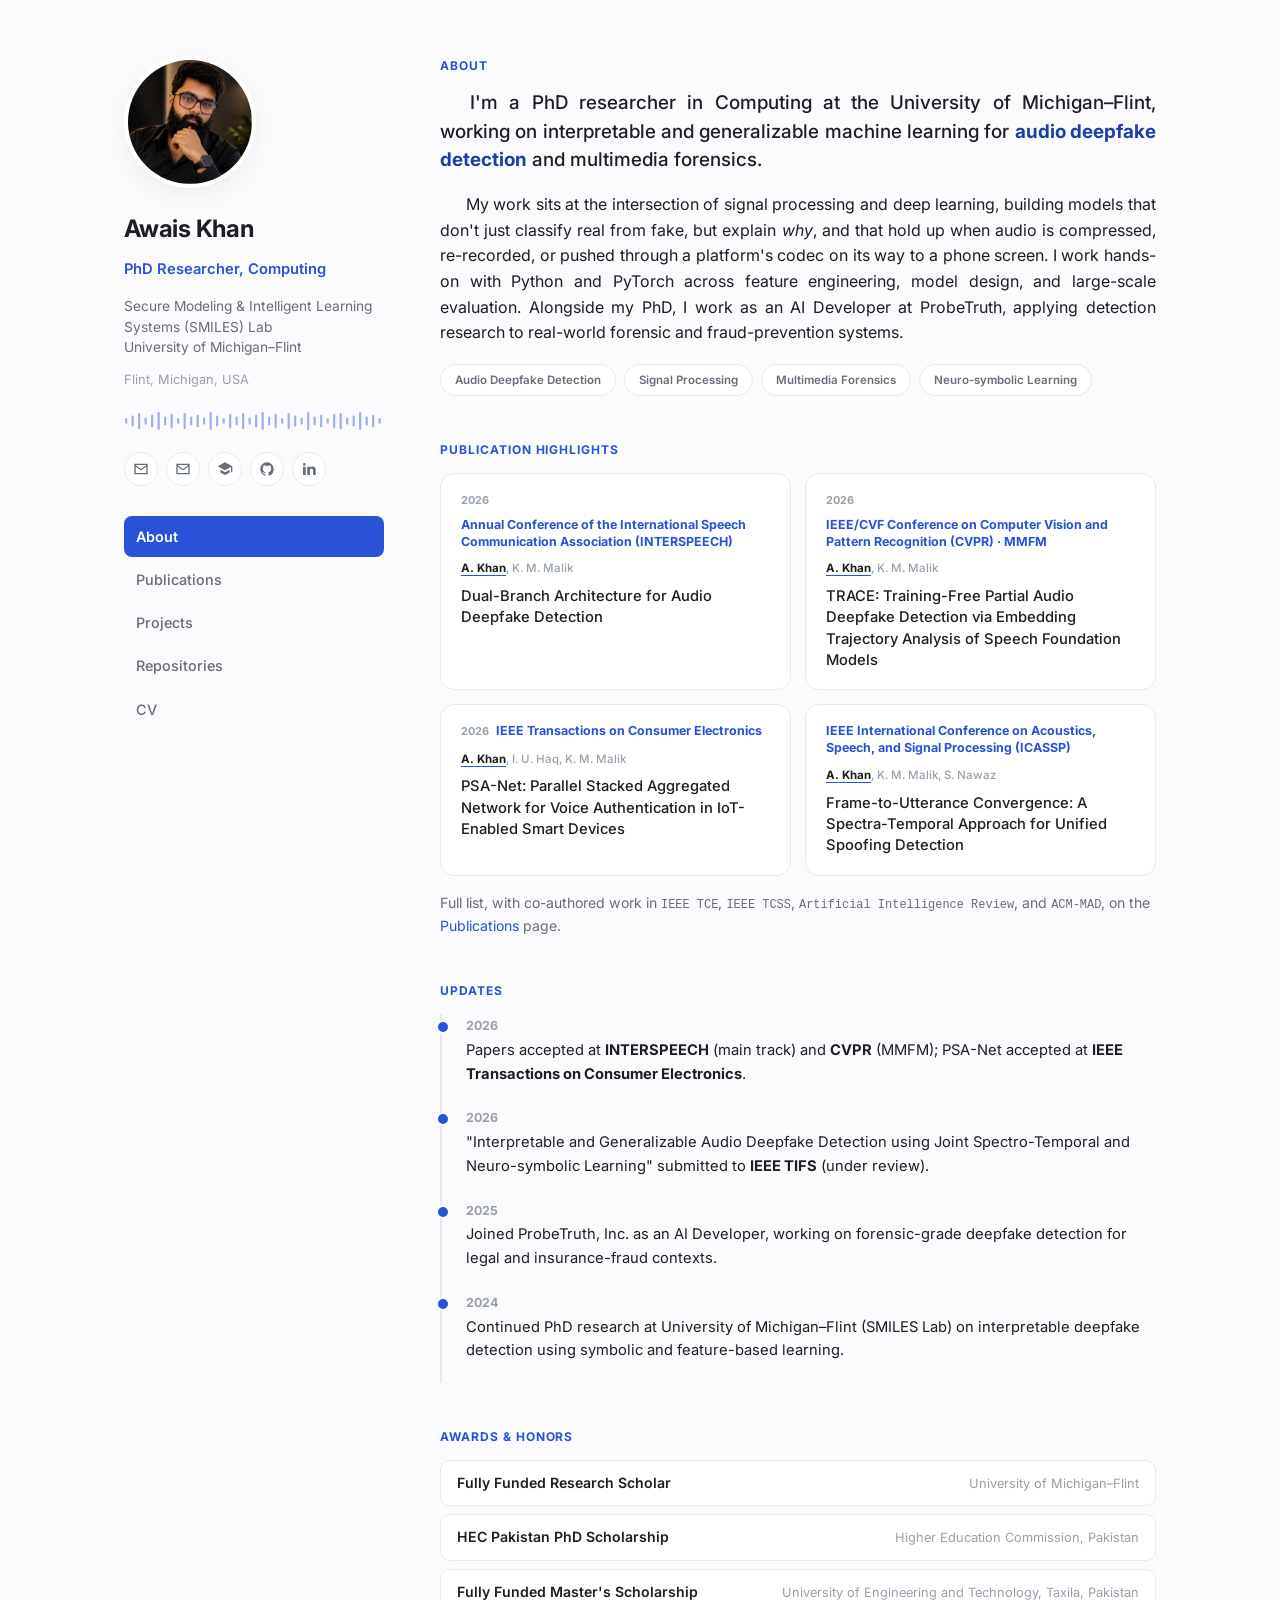
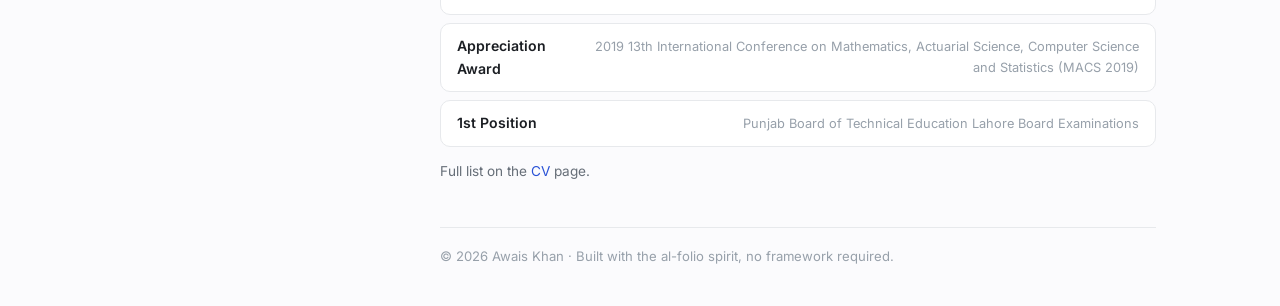
<file: index.html>
<!DOCTYPE html>
<html lang="en">
<head>
<meta charset="UTF-8">
<meta name="viewport" content="width=device-width, initial-scale=1.0">
<title>Awais Khan · About</title>
<meta name="description" content="Awais Khan: PhD researcher in audio deepfake detection, signal processing, and trustworthy AI at the University of Michigan-Flint.">
<link rel="preconnect" href="https://fonts.googleapis.com">
<link rel="preconnect" href="https://fonts.gstatic.com" crossorigin>
<link rel="stylesheet" href="https://fonts.googleapis.com/css2?family=Inter:wght@400;500;600;700&display=swap">
<link rel="stylesheet" href="assets/css/style.css">
<link rel="icon" href="data:,">
</head>
<body>
<div class="shell">

  <aside class="sidebar">
    <img class="avatar" src="assets/img/profile.jpg" alt="Portrait of Awais Khan">
    <h1>Awais Khan</h1>
    <div class="role">PhD Researcher, Computing</div>
    <div class="affil">
      Secure Modeling &amp; Intelligent Learning<br>
      Systems (SMILES) Lab<br>
      University of Michigan–Flint
    </div>
    <div class="loc">Flint, Michigan, USA</div>

    <svg class="waveform" viewBox="0 0 240 20" preserveAspectRatio="none" aria-hidden="true">
      <g stroke="currentColor" stroke-width="2" stroke-linecap="round">
        <line x1="2" y1="8" x2="2" y2="12"/><line x1="8" y1="5" x2="8" y2="15"/>
        <line x1="14" y1="2" x2="14" y2="18"/><line x1="20" y1="7" x2="20" y2="13"/>
        <line x1="26" y1="4" x2="26" y2="16"/><line x1="32" y1="1" x2="32" y2="19"/>
        <line x1="38" y1="6" x2="38" y2="14"/><line x1="44" y1="3" x2="44" y2="17"/>
        <line x1="50" y1="8" x2="50" y2="12"/><line x1="56" y1="2" x2="56" y2="18"/>
        <line x1="62" y1="6" x2="62" y2="14"/><line x1="68" y1="4" x2="68" y2="16"/>
        <line x1="74" y1="7" x2="74" y2="13"/><line x1="80" y1="1" x2="80" y2="19"/>
        <line x1="86" y1="5" x2="86" y2="15"/><line x1="92" y1="8" x2="92" y2="12"/>
        <line x1="98" y1="3" x2="98" y2="17"/><line x1="104" y1="6" x2="104" y2="14"/>
        <line x1="110" y1="2" x2="110" y2="18"/><line x1="116" y1="7" x2="116" y2="13"/>
        <line x1="122" y1="4" x2="122" y2="16"/><line x1="128" y1="1" x2="128" y2="19"/>
        <line x1="134" y1="6" x2="134" y2="14"/><line x1="140" y1="3" x2="140" y2="17"/>
        <line x1="146" y1="8" x2="146" y2="12"/><line x1="152" y1="2" x2="152" y2="18"/>
        <line x1="158" y1="5" x2="158" y2="15"/><line x1="164" y1="7" x2="164" y2="13"/>
        <line x1="170" y1="1" x2="170" y2="19"/><line x1="176" y1="6" x2="176" y2="14"/>
        <line x1="182" y1="4" x2="182" y2="16"/><line x1="188" y1="8" x2="188" y2="12"/>
        <line x1="194" y1="3" x2="194" y2="17"/><line x1="200" y1="2" x2="200" y2="18"/>
        <line x1="206" y1="7" x2="206" y2="13"/><line x1="212" y1="5" x2="212" y2="15"/>
        <line x1="218" y1="1" x2="218" y2="19"/><line x1="224" y1="6" x2="224" y2="14"/>
        <line x1="230" y1="4" x2="230" y2="16"/><line x1="236" y1="8" x2="236" y2="12"/>
      </g>
    </svg>

    <div class="social">
      <a href="mailto:mawais@umich.edu" title="Email (UMich)" aria-label="Email UMich">
        <svg viewBox="0 0 24 24"><path d="M2 4h20v16H2V4zm2 2v.01L12 12l8-5.99V6H4zm16 2.24l-7.4 5.55a1 1 0 0 1-1.2 0L4 8.24V18h16V8.24z"/></svg>
      </a>
      <a href="mailto:mawaiskhan7@gmail.com" title="Email (Gmail)" aria-label="Email Gmail">
        <svg viewBox="0 0 24 24"><path d="M2 4h20v16H2V4zm2 2v.01L12 12l8-5.99V6H4zm16 2.24l-7.4 5.55a1 1 0 0 1-1.2 0L4 8.24V18h16V8.24z"/></svg>
      </a>
      <a href="https://scholar.google.com/citations?user=2UncrfYAAAAJ&hl=en" title="Google Scholar" aria-label="Google Scholar" target="_blank" rel="noopener">
        <svg viewBox="0 0 24 24"><path d="M12 2 1 8l11 6 9-4.91V17h2V8L12 2zM5 13.18v4.06L12 21l7-3.76v-4.06L12 17l-7-3.82z"/></svg>
      </a>
      <a href="https://github.com/AwaisKhan5647" title="GitHub" aria-label="GitHub" target="_blank" rel="noopener">
        <svg viewBox="0 0 24 24"><path d="M12 2C6.48 2 2 6.58 2 12.25c0 4.53 2.87 8.37 6.84 9.73.5.1.68-.22.68-.5 0-.24-.01-.87-.01-1.71-2.78.62-3.37-1.37-3.37-1.37-.46-1.19-1.11-1.51-1.11-1.51-.91-.64.07-.63.07-.63 1 .07 1.53 1.05 1.53 1.05.89 1.56 2.34 1.11 2.91.85.09-.66.35-1.11.63-1.37-2.22-.26-4.56-1.14-4.56-5.07 0-1.12.39-2.03 1.03-2.75-.1-.26-.45-1.31.1-2.73 0 0 .84-.28 2.75 1.05a9.36 9.36 0 0 1 5 0c1.91-1.33 2.75-1.05 2.75-1.05.55 1.42.2 2.47.1 2.73.64.72 1.03 1.63 1.03 2.75 0 3.94-2.34 4.81-4.57 5.06.36.32.68.94.68 1.9 0 1.37-.01 2.47-.01 2.81 0 .28.18.6.69.5A10.26 10.26 0 0 0 22 12.25C22 6.58 17.52 2 12 2z"/></svg>
      </a>
      <a href="https://www.linkedin.com/in/awais-khan-01620a14a/?skipRedirect=true" title="LinkedIn" aria-label="LinkedIn" target="_blank" rel="noopener">
        <svg viewBox="0 0 24 24"><path d="M6.94 5a2 2 0 1 1-4-.02 2 2 0 0 1 4 .02zM7 8.48H3V21h4V8.48zm6.32 0H9.34V21h3.94v-6.57c0-3.66 4.77-3.96 4.77 0V21H22v-7.93c0-6.17-7.06-5.94-8.68-2.91V8.48z"/></svg>
      </a>
    </div>

    <nav class="tabs">
      <a href="index.html" class="active">About</a>
      <a href="publications.html">Publications</a>
      <a href="projects.html">Projects</a>
      <a href="repositories.html">Repositories</a>
      <a href="cv.html">CV</a>
    </nav>
  </aside>

  <main>
    <section>
      <span class="eyebrow">About</span>
      <p class="lede intro bio-text">I'm a PhD researcher in Computing at the University of Michigan–Flint, working on interpretable and generalizable machine learning for <strong>audio deepfake detection</strong> and multimedia forensics.</p>
      <p class="lede bio-text">My work sits at the intersection of signal processing and deep learning, building models that don't just classify real from fake, but explain <em>why</em>, and that hold up when audio is compressed, re-recorded, or pushed through a platform's codec on its way to a phone screen. I work hands-on with Python and PyTorch across feature engineering, model design, and large-scale evaluation. Alongside my PhD, I work as an AI Developer at ProbeTruth, applying detection research to real-world forensic and fraud-prevention systems.</p>
      <div class="focus-tags">
        <span class="tag">Audio Deepfake Detection</span>
        <span class="tag">Signal Processing</span>
        <span class="tag">Multimedia Forensics</span>
        <span class="tag">Neuro-symbolic Learning</span>
      </div>
    </section>

    <section>
      <span class="eyebrow">Publication Highlights</span>
      <div class="venue-grid">
        <div class="venue-card">
          <div class="venue-meta">
            <span class="venue-year">2026</span>
            <span class="venue-name">Annual Conference of the International Speech Communication Association (INTERSPEECH)</span>
          </div>
          <span class="venue-role"><span class="me">A. Khan</span>, K. M. Malik</span>
          <div class="venue-title">Dual-Branch Architecture for Audio Deepfake Detection</div>
        </div>
        <div class="venue-card">
          <div class="venue-meta">
            <span class="venue-year">2026</span>
            <span class="venue-name">IEEE/CVF Conference on Computer Vision and Pattern Recognition (CVPR) · MMFM</span>
          </div>
          <span class="venue-role"><span class="me">A. Khan</span>, K. M. Malik</span>
          <div class="venue-title">TRACE: Training-Free Partial Audio Deepfake Detection via Embedding Trajectory Analysis of Speech Foundation Models</div>
        </div>
        <div class="venue-card">
          <div class="venue-meta">
            <span class="venue-year">2026</span>
            <span class="venue-name">IEEE Transactions on Consumer Electronics</span>
          </div>
          <span class="venue-role"><span class="me">A. Khan</span>, I. U. Haq, K. M. Malik</span>
          <div class="venue-title">PSA-Net: Parallel Stacked Aggregated Network for Voice Authentication in IoT-Enabled Smart Devices</div>
        </div>
        <div class="venue-card">
          <div class="venue-meta">
            <span class="venue-name">IEEE International Conference on Acoustics, Speech, and Signal Processing (ICASSP)</span>
          </div>
          <span class="venue-role"><span class="me">A. Khan</span>, K. M. Malik, S. Nawaz</span>
          <div class="venue-title">Frame-to-Utterance Convergence: A Spectra-Temporal Approach for Unified Spoofing Detection</div>
        </div>
      </div>
      <p class="lede" style="margin-top:16px; font-size:.88rem; color:var(--ink-soft);">Full list, with co-authored work in <span class="mono">IEEE TCE</span>, <span class="mono">IEEE TCSS</span>, <span class="mono">Artificial Intelligence Review</span>, and <span class="mono">ACM-MAD</span>, on the <a href="publications.html">Publications</a> page.</p>
    </section>

    <section>
      <span class="eyebrow">Updates</span>
      <ul class="updates">
        <li>
          <time>2026</time>
          <div>Papers accepted at <strong>INTERSPEECH</strong> (main track) and <strong>CVPR</strong> (MMFM); PSA-Net accepted at <strong>IEEE Transactions on Consumer Electronics</strong>.</div>
        </li>
        <li>
          <time>2026</time>
          <div>"Interpretable and Generalizable Audio Deepfake Detection using Joint Spectro-Temporal and Neuro-symbolic Learning" submitted to <strong>IEEE TIFS</strong> (under review).</div>
        </li>
        <li>
          <time>2025</time>
          <div>Joined ProbeTruth, Inc. as an AI Developer, working on forensic-grade deepfake detection for legal and insurance-fraud contexts.</div>
        </li>
        <li>
          <time>2024</time>
          <div>Continued PhD research at University of Michigan–Flint (SMILES Lab) on interpretable deepfake detection using symbolic and feature-based learning.</div>
        </li>
      </ul>
    </section>

    <section>
      <span class="eyebrow">Awards &amp; Honors</span>
      <ul class="awards-list">
        <li><span class="award-name">Fully Funded Research Scholar</span> <span class="award-org">University of Michigan–Flint</span></li>
        <li><span class="award-name">HEC Pakistan PhD Scholarship</span> <span class="award-org">Higher Education Commission, Pakistan</span></li>
        <li><span class="award-name">Fully Funded Master's Scholarship</span> <span class="award-org">University of Engineering and Technology, Taxila, Pakistan</span></li>
        <li><span class="award-name">Appreciation Award</span> <span class="award-org">2019 13th International Conference on Mathematics, Actuarial Science, Computer Science and Statistics (MACS 2019)</span></li>
        <li><span class="award-name">1st Position</span> <span class="award-org">Punjab Board of Technical Education Lahore Board Examinations</span></li>
      </ul>
      <p class="lede" style="margin-top:14px; font-size:.85rem; color:var(--ink-soft);">Full list on the <a href="cv.html">CV</a> page.</p>
    </section>

    <footer>© <span id="year"></span> Awais Khan · Built with the al-folio spirit, no framework required.</footer>
  </main>
</div>
<script>document.getElementById('year').textContent = new Date().getFullYear();</script>
</body>
</html>
</file>
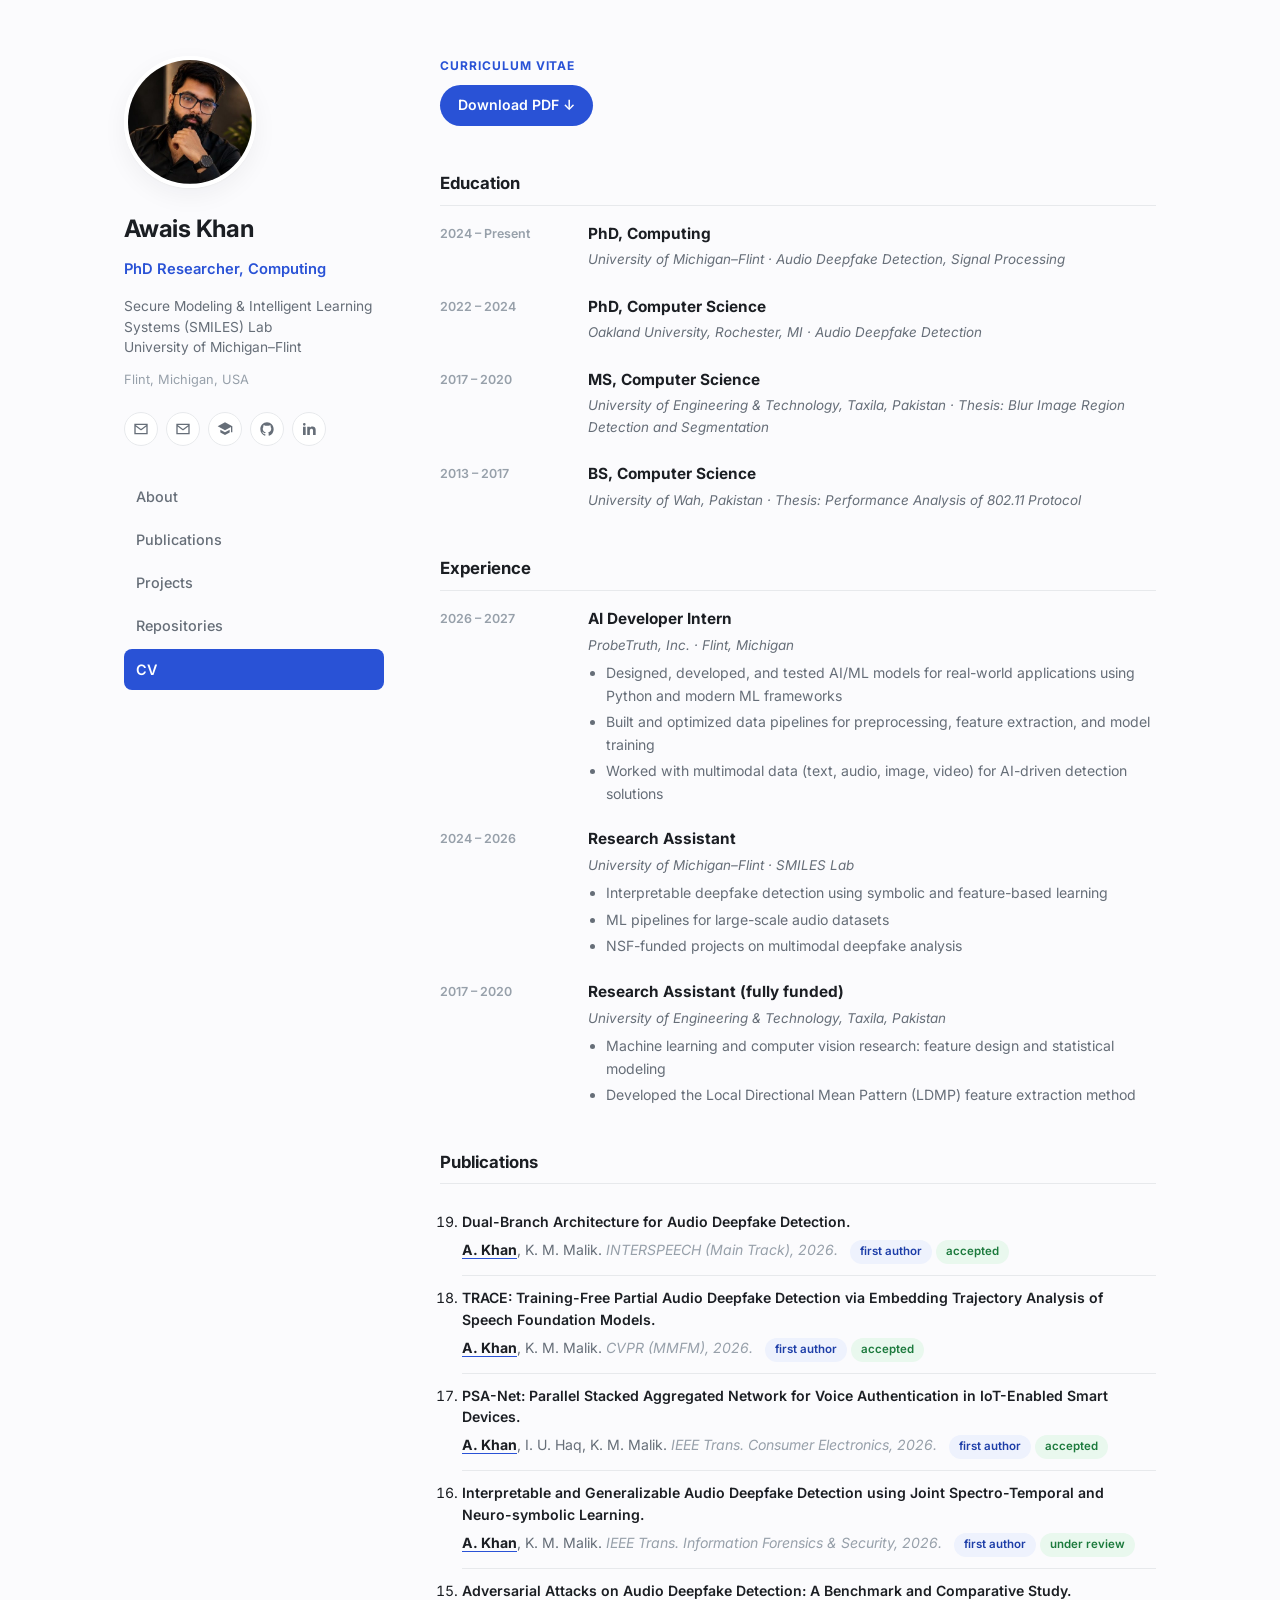
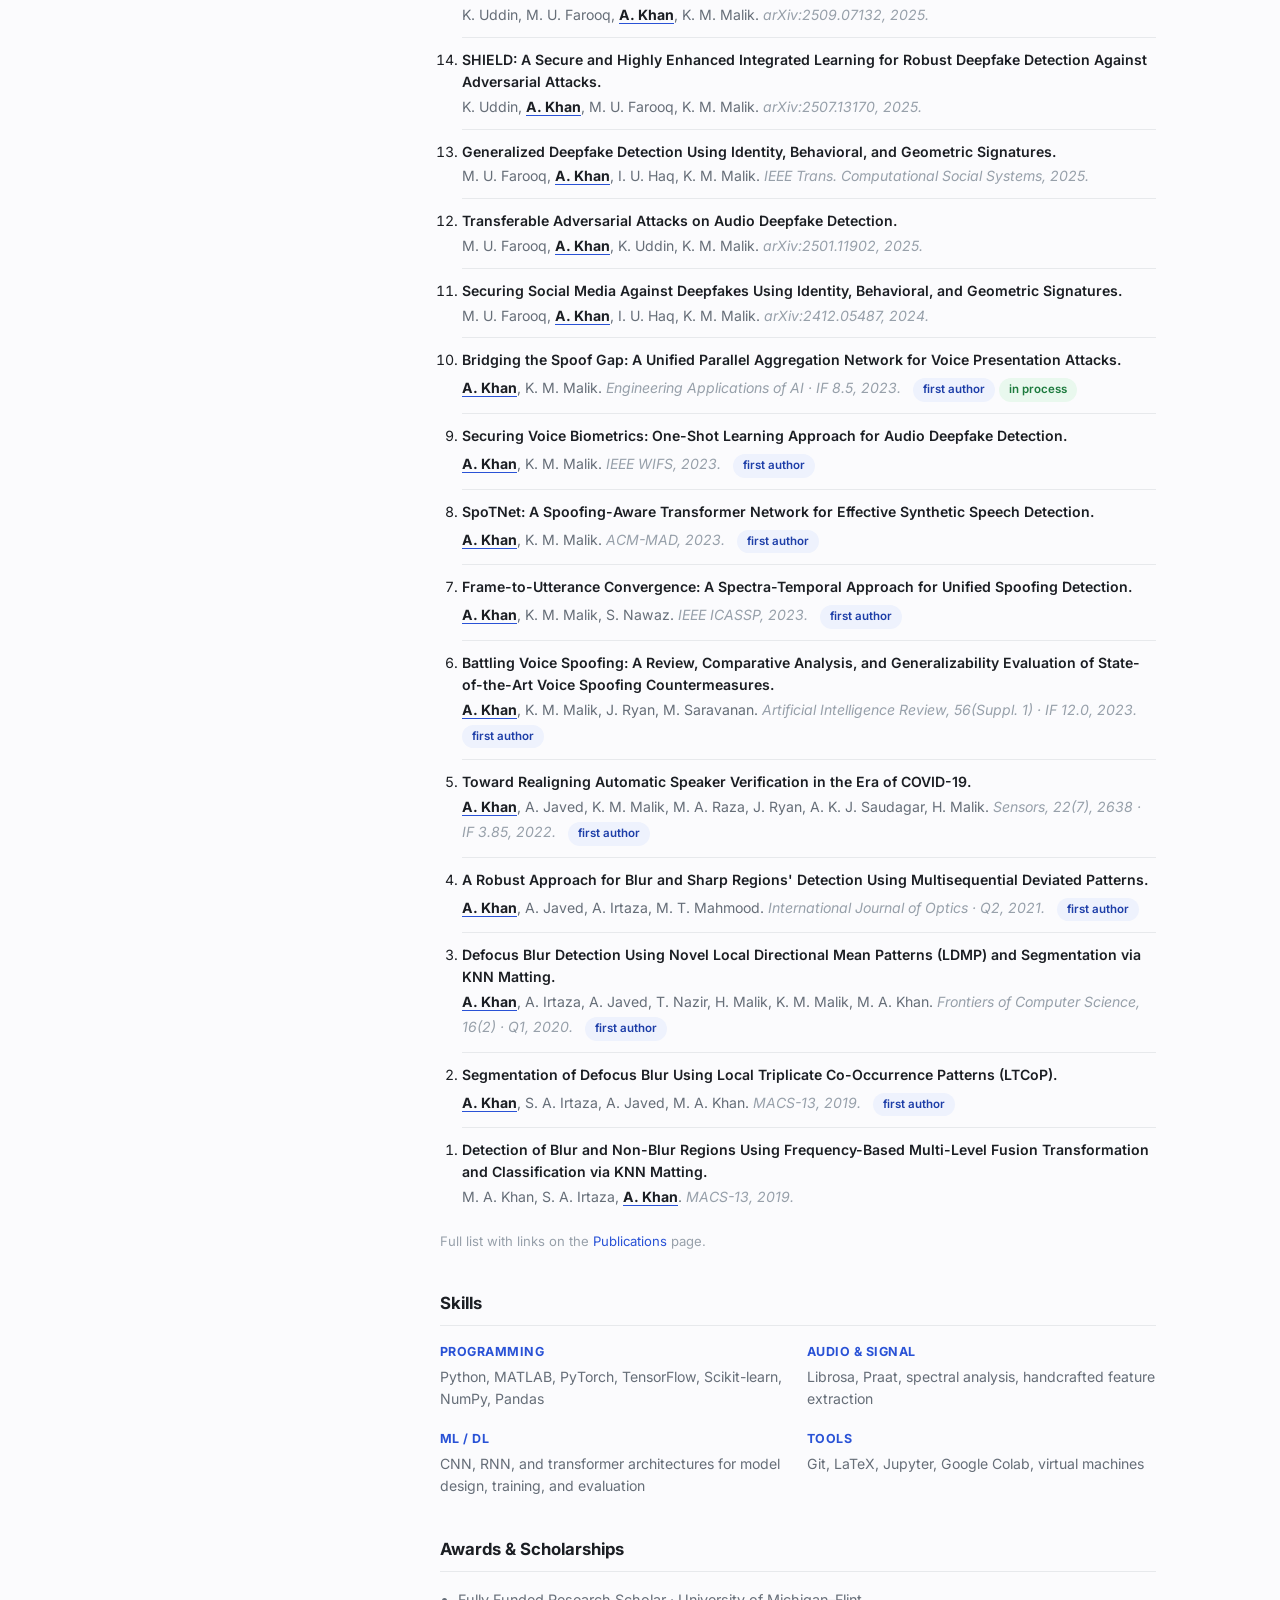
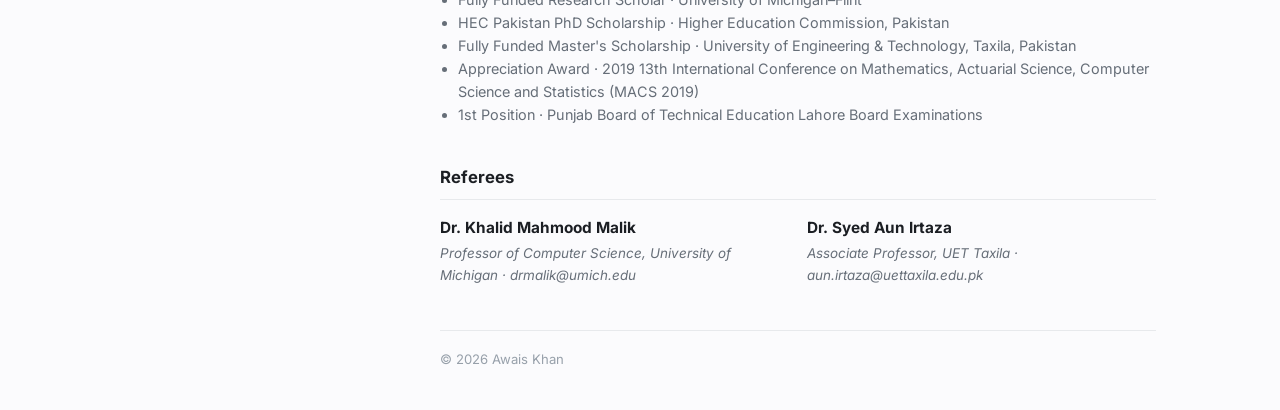
<file: cv.html>
<!DOCTYPE html>
<html lang="en">
<head>
<meta charset="UTF-8">
<meta name="viewport" content="width=device-width, initial-scale=1.0">
<title>Awais Khan · CV</title>
<link rel="preconnect" href="https://fonts.googleapis.com">
<link rel="preconnect" href="https://fonts.gstatic.com" crossorigin>
<link rel="stylesheet" href="https://fonts.googleapis.com/css2?family=Inter:wght@400;500;600;700&display=swap">
<link rel="stylesheet" href="assets/css/style.css">
<link rel="icon" href="data:,">
</head>
<body>
<div class="shell">

  <aside class="sidebar">
    <img class="avatar" src="assets/img/profile.jpg" alt="Portrait of Awais Khan">
    <h1>Awais Khan</h1>
    <div class="role">PhD Researcher, Computing</div>
    <div class="affil">
      Secure Modeling &amp; Intelligent Learning<br>
      Systems (SMILES) Lab<br>
      University of Michigan–Flint
    </div>
    <div class="loc">Flint, Michigan, USA</div>
    <div class="social">
      <a href="mailto:mawais@umich.edu" title="Email (UMich)" aria-label="Email UMich"><svg viewBox="0 0 24 24"><path d="M2 4h20v16H2V4zm2 2v.01L12 12l8-5.99V6H4zm16 2.24l-7.4 5.55a1 1 0 0 1-1.2 0L4 8.24V18h16V8.24z"/></svg></a>
      <a href="mailto:mawaiskhan7@gmail.com" title="Email (Gmail)" aria-label="Email Gmail"><svg viewBox="0 0 24 24"><path d="M2 4h20v16H2V4zm2 2v.01L12 12l8-5.99V6H4zm16 2.24l-7.4 5.55a1 1 0 0 1-1.2 0L4 8.24V18h16V8.24z"/></svg></a>
      <a href="https://scholar.google.com/citations?user=2UncrfYAAAAJ&hl=en" title="Google Scholar" target="_blank" rel="noopener"><svg viewBox="0 0 24 24"><path d="M12 2 1 8l11 6 9-4.91V17h2V8L12 2zM5 13.18v4.06L12 21l7-3.76v-4.06L12 17l-7-3.82z"/></svg></a>
      <a href="https://github.com/AwaisKhan5647" title="GitHub" target="_blank" rel="noopener"><svg viewBox="0 0 24 24"><path d="M12 2C6.48 2 2 6.58 2 12.25c0 4.53 2.87 8.37 6.84 9.73.5.1.68-.22.68-.5 0-.24-.01-.87-.01-1.71-2.78.62-3.37-1.37-3.37-1.37-.46-1.19-1.11-1.51-1.11-1.51-.91-.64.07-.63.07-.63 1 .07 1.53 1.05 1.53 1.05.89 1.56 2.34 1.11 2.91.85.09-.66.35-1.11.63-1.37-2.22-.26-4.56-1.14-4.56-5.07 0-1.12.39-2.03 1.03-2.75-.1-.26-.45-1.31.1-2.73 0 0 .84-.28 2.75 1.05a9.36 9.36 0 0 1 5 0c1.91-1.33 2.75-1.05 2.75-1.05.55 1.42.2 2.47.1 2.73.64.72 1.03 1.63 1.03 2.75 0 3.94-2.34 4.81-4.57 5.06.36.32.68.94.68 1.9 0 1.37-.01 2.47-.01 2.81 0 .28.18.6.69.5A10.26 10.26 0 0 0 22 12.25C22 6.58 17.52 2 12 2z"/></svg></a>
      <a href="https://www.linkedin.com/in/awais-khan-01620a14a/?skipRedirect=true" title="LinkedIn" target="_blank" rel="noopener"><svg viewBox="0 0 24 24"><path d="M6.94 5a2 2 0 1 1-4-.02 2 2 0 0 1 4 .02zM7 8.48H3V21h4V8.48zm6.32 0H9.34V21h3.94v-6.57c0-3.66 4.77-3.96 4.77 0V21H22v-7.93c0-6.17-7.06-5.94-8.68-2.91V8.48z"/></svg></a>
    </div>
    <nav class="tabs">
      <a href="index.html">About</a>
      <a href="publications.html">Publications</a>
      <a href="projects.html">Projects</a>
      <a href="repositories.html">Repositories</a>
      <a href="cv.html" class="active">CV</a>
    </nav>
  </aside>

  <main>
    <section>
      <span class="eyebrow">Curriculum Vitae</span>
      <div class="cv-actions">
        <a class="btn" href="assets/pdf/Awais_Khan_CV.pdf" target="_blank" rel="noopener">Download PDF ↓</a>
      </div>
    </section>

    <section class="cv-block">
      <h2>Education</h2>
      <div class="cv-entry">
        <div class="when">2024 – Present</div>
        <div>
          <h4>PhD, Computing</h4>
          <div class="sub">University of Michigan–Flint · Audio Deepfake Detection, Signal Processing</div>
        </div>
      </div>
      <div class="cv-entry">
        <div class="when">2022 – 2024</div>
        <div>
          <h4>PhD, Computer Science</h4>
          <div class="sub">Oakland University, Rochester, MI · Audio Deepfake Detection</div>
        </div>
      </div>
      <div class="cv-entry">
        <div class="when">2017 – 2020</div>
        <div>
          <h4>MS, Computer Science</h4>
          <div class="sub">University of Engineering &amp; Technology, Taxila, Pakistan · Thesis: Blur Image Region Detection and Segmentation</div>
        </div>
      </div>
      <div class="cv-entry">
        <div class="when">2013 – 2017</div>
        <div>
          <h4>BS, Computer Science</h4>
          <div class="sub">University of Wah, Pakistan · Thesis: Performance Analysis of 802.11 Protocol</div>
        </div>
      </div>
    </section>

    <section class="cv-block">
      <h2>Experience</h2>
      <div class="cv-entry">
        <div class="when">2026 – 2027</div>
        <div>
          <h4>AI Developer Intern</h4>
          <div class="sub">ProbeTruth, Inc. · Flint, Michigan</div>
          <ul>
            <li>Designed, developed, and tested AI/ML models for real-world applications using Python and modern ML frameworks</li>
            <li>Built and optimized data pipelines for preprocessing, feature extraction, and model training</li>
            <li>Worked with multimodal data (text, audio, image, video) for AI-driven detection solutions</li>
          </ul>
        </div>
      </div>
      <div class="cv-entry">
        <div class="when">2024 – 2026</div>
        <div>
          <h4>Research Assistant</h4>
          <div class="sub">University of Michigan–Flint · SMILES Lab</div>
          <ul>
            <li>Interpretable deepfake detection using symbolic and feature-based learning</li>
            <li>ML pipelines for large-scale audio datasets</li>
            <li>NSF-funded projects on multimodal deepfake analysis</li>
          </ul>
        </div>
      </div>
      <div class="cv-entry">
        <div class="when">2017 – 2020</div>
        <div>
          <h4>Research Assistant (fully funded)</h4>
          <div class="sub">University of Engineering &amp; Technology, Taxila, Pakistan</div>
          <ul>
            <li>Machine learning and computer vision research: feature design and statistical modeling</li>
            <li>Developed the Local Directional Mean Pattern (LDMP) feature extraction method</li>
          </ul>
        </div>
      </div>
    </section>

    <section class="cv-block">
      <h2>Publications</h2>
      <ol class="pub-list" reversed>
        <li>
          <span class="ptitle">Dual-Branch Architecture for Audio Deepfake Detection.</span>
          <span class="pauthors"><span class="me">A. Khan</span>, K. M. Malik.</span>
          <span class="pvenue">INTERSPEECH (Main Track), 2026.</span>
          <span class="tag first-author">first author</span> <span class="tag status">accepted</span>
        </li>
        <li>
          <span class="ptitle">TRACE: Training-Free Partial Audio Deepfake Detection via Embedding Trajectory Analysis of Speech Foundation Models.</span>
          <span class="pauthors"><span class="me">A. Khan</span>, K. M. Malik.</span>
          <span class="pvenue">CVPR (MMFM), 2026.</span>
          <span class="tag first-author">first author</span> <span class="tag status">accepted</span>
        </li>
        <li>
          <span class="ptitle">PSA-Net: Parallel Stacked Aggregated Network for Voice Authentication in IoT-Enabled Smart Devices.</span>
          <span class="pauthors"><span class="me">A. Khan</span>, I. U. Haq, K. M. Malik.</span>
          <span class="pvenue">IEEE Trans. Consumer Electronics, 2026.</span>
          <span class="tag first-author">first author</span> <span class="tag status">accepted</span>
        </li>
        <li>
          <span class="ptitle">Interpretable and Generalizable Audio Deepfake Detection using Joint Spectro-Temporal and Neuro-symbolic Learning.</span>
          <span class="pauthors"><span class="me">A. Khan</span>, K. M. Malik.</span>
          <span class="pvenue">IEEE Trans. Information Forensics &amp; Security, 2026.</span>
          <span class="tag first-author">first author</span> <span class="tag status">under review</span>
        </li>
        <li>
          <span class="ptitle">Adversarial Attacks on Audio Deepfake Detection: A Benchmark and Comparative Study.</span>
          <span class="pauthors">K. Uddin, M. U. Farooq, <span class="me">A. Khan</span>, K. M. Malik.</span>
          <span class="pvenue">arXiv:2509.07132, 2025.</span>
        </li>
        <li>
          <span class="ptitle">SHIELD: A Secure and Highly Enhanced Integrated Learning for Robust Deepfake Detection Against Adversarial Attacks.</span>
          <span class="pauthors">K. Uddin, <span class="me">A. Khan</span>, M. U. Farooq, K. M. Malik.</span>
          <span class="pvenue">arXiv:2507.13170, 2025.</span>
        </li>
        <li>
          <span class="ptitle">Generalized Deepfake Detection Using Identity, Behavioral, and Geometric Signatures.</span>
          <span class="pauthors">M. U. Farooq, <span class="me">A. Khan</span>, I. U. Haq, K. M. Malik.</span>
          <span class="pvenue">IEEE Trans. Computational Social Systems, 2025.</span>
        </li>
        <li>
          <span class="ptitle">Transferable Adversarial Attacks on Audio Deepfake Detection.</span>
          <span class="pauthors">M. U. Farooq, <span class="me">A. Khan</span>, K. Uddin, K. M. Malik.</span>
          <span class="pvenue">arXiv:2501.11902, 2025.</span>
        </li>
        <li>
          <span class="ptitle">Securing Social Media Against Deepfakes Using Identity, Behavioral, and Geometric Signatures.</span>
          <span class="pauthors">M. U. Farooq, <span class="me">A. Khan</span>, I. U. Haq, K. M. Malik.</span>
          <span class="pvenue">arXiv:2412.05487, 2024.</span>
        </li>
        <li>
          <span class="ptitle">Bridging the Spoof Gap: A Unified Parallel Aggregation Network for Voice Presentation Attacks.</span>
          <span class="pauthors"><span class="me">A. Khan</span>, K. M. Malik.</span>
          <span class="pvenue">Engineering Applications of AI · IF 8.5, 2023.</span>
          <span class="tag first-author">first author</span> <span class="tag status">in process</span>
        </li>
        <li>
          <span class="ptitle">Securing Voice Biometrics: One-Shot Learning Approach for Audio Deepfake Detection.</span>
          <span class="pauthors"><span class="me">A. Khan</span>, K. M. Malik.</span>
          <span class="pvenue">IEEE WIFS, 2023.</span>
          <span class="tag first-author">first author</span>
        </li>
        <li>
          <span class="ptitle">SpoTNet: A Spoofing-Aware Transformer Network for Effective Synthetic Speech Detection.</span>
          <span class="pauthors"><span class="me">A. Khan</span>, K. M. Malik.</span>
          <span class="pvenue">ACM-MAD, 2023.</span>
          <span class="tag first-author">first author</span>
        </li>
        <li>
          <span class="ptitle">Frame-to-Utterance Convergence: A Spectra-Temporal Approach for Unified Spoofing Detection.</span>
          <span class="pauthors"><span class="me">A. Khan</span>, K. M. Malik, S. Nawaz.</span>
          <span class="pvenue">IEEE ICASSP, 2023.</span>
          <span class="tag first-author">first author</span>
        </li>
        <li>
          <span class="ptitle">Battling Voice Spoofing: A Review, Comparative Analysis, and Generalizability Evaluation of State-of-the-Art Voice Spoofing Countermeasures.</span>
          <span class="pauthors"><span class="me">A. Khan</span>, K. M. Malik, J. Ryan, M. Saravanan.</span>
          <span class="pvenue">Artificial Intelligence Review, 56(Suppl. 1) · IF 12.0, 2023.</span>
          <span class="tag first-author">first author</span>
        </li>
        <li>
          <span class="ptitle">Toward Realigning Automatic Speaker Verification in the Era of COVID-19.</span>
          <span class="pauthors"><span class="me">A. Khan</span>, A. Javed, K. M. Malik, M. A. Raza, J. Ryan, A. K. J. Saudagar, H. Malik.</span>
          <span class="pvenue">Sensors, 22(7), 2638 · IF 3.85, 2022.</span>
          <span class="tag first-author">first author</span>
        </li>
        <li>
          <span class="ptitle">A Robust Approach for Blur and Sharp Regions' Detection Using Multisequential Deviated Patterns.</span>
          <span class="pauthors"><span class="me">A. Khan</span>, A. Javed, A. Irtaza, M. T. Mahmood.</span>
          <span class="pvenue">International Journal of Optics · Q2, 2021.</span>
          <span class="tag first-author">first author</span>
        </li>
        <li>
          <span class="ptitle">Defocus Blur Detection Using Novel Local Directional Mean Patterns (LDMP) and Segmentation via KNN Matting.</span>
          <span class="pauthors"><span class="me">A. Khan</span>, A. Irtaza, A. Javed, T. Nazir, H. Malik, K. M. Malik, M. A. Khan.</span>
          <span class="pvenue">Frontiers of Computer Science, 16(2) · Q1, 2020.</span>
          <span class="tag first-author">first author</span>
        </li>
        <li>
          <span class="ptitle">Segmentation of Defocus Blur Using Local Triplicate Co-Occurrence Patterns (LTCoP).</span>
          <span class="pauthors"><span class="me">A. Khan</span>, S. A. Irtaza, A. Javed, M. A. Khan.</span>
          <span class="pvenue">MACS-13, 2019.</span>
          <span class="tag first-author">first author</span>
        </li>
        <li>
          <span class="ptitle">Detection of Blur and Non-Blur Regions Using Frequency-Based Multi-Level Fusion Transformation and Classification via KNN Matting.</span>
          <span class="pauthors">M. A. Khan, S. A. Irtaza, <span class="me">A. Khan</span>.</span>
          <span class="pvenue">MACS-13, 2019.</span>
        </li>
      </ol>
      <p class="lede" style="margin-top:12px; font-size:.82rem; color:var(--ink-faint);">Full list with links on the <a href="publications.html">Publications</a> page.</p>
    </section>

    <section class="cv-block">
      <h2>Skills</h2>
      <div class="skill-cats">
        <div>
          <span class="cat-name">Programming</span>
          <p>Python, MATLAB, PyTorch, TensorFlow, Scikit-learn, NumPy, Pandas</p>
        </div>
        <div>
          <span class="cat-name">Audio &amp; Signal</span>
          <p>Librosa, Praat, spectral analysis, handcrafted feature extraction</p>
        </div>
        <div>
          <span class="cat-name">ML / DL</span>
          <p>CNN, RNN, and transformer architectures for model design, training, and evaluation</p>
        </div>
        <div>
          <span class="cat-name">Tools</span>
          <p>Git, LaTeX, Jupyter, Google Colab, virtual machines</p>
        </div>
      </div>
    </section>

    <section class="cv-block">
      <h2>Awards &amp; Scholarships</h2>
      <ul style="font-size:.9rem; color:var(--ink-soft); padding-left:18px;">
        <li>Fully Funded Research Scholar · University of Michigan–Flint</li>
        <li>HEC Pakistan PhD Scholarship · Higher Education Commission, Pakistan</li>
        <li>Fully Funded Master's Scholarship · University of Engineering &amp; Technology, Taxila, Pakistan</li>
        <li>Appreciation Award · 2019 13th International Conference on Mathematics, Actuarial Science, Computer Science and Statistics (MACS 2019)</li>
        <li>1st Position · Punjab Board of Technical Education Lahore Board Examinations</li>
      </ul>
    </section>

    <section class="cv-block">
      <h2>Referees</h2>
      <div class="cv-entry" style="grid-template-columns: 1fr 1fr;">
        <div>
          <h4>Dr. Khalid Mahmood Malik</h4>
          <div class="sub">Professor of Computer Science, University of Michigan · drmalik@umich.edu</div>
        </div>
        <div>
          <h4>Dr. Syed Aun Irtaza</h4>
          <div class="sub">Associate Professor, UET Taxila · aun.irtaza@uettaxila.edu.pk</div>
        </div>
      </div>
    </section>

    <footer>© <span id="year"></span> Awais Khan</footer>
  </main>
</div>
<script>document.getElementById('year').textContent = new Date().getFullYear();</script>
</body>
</html>
</file>
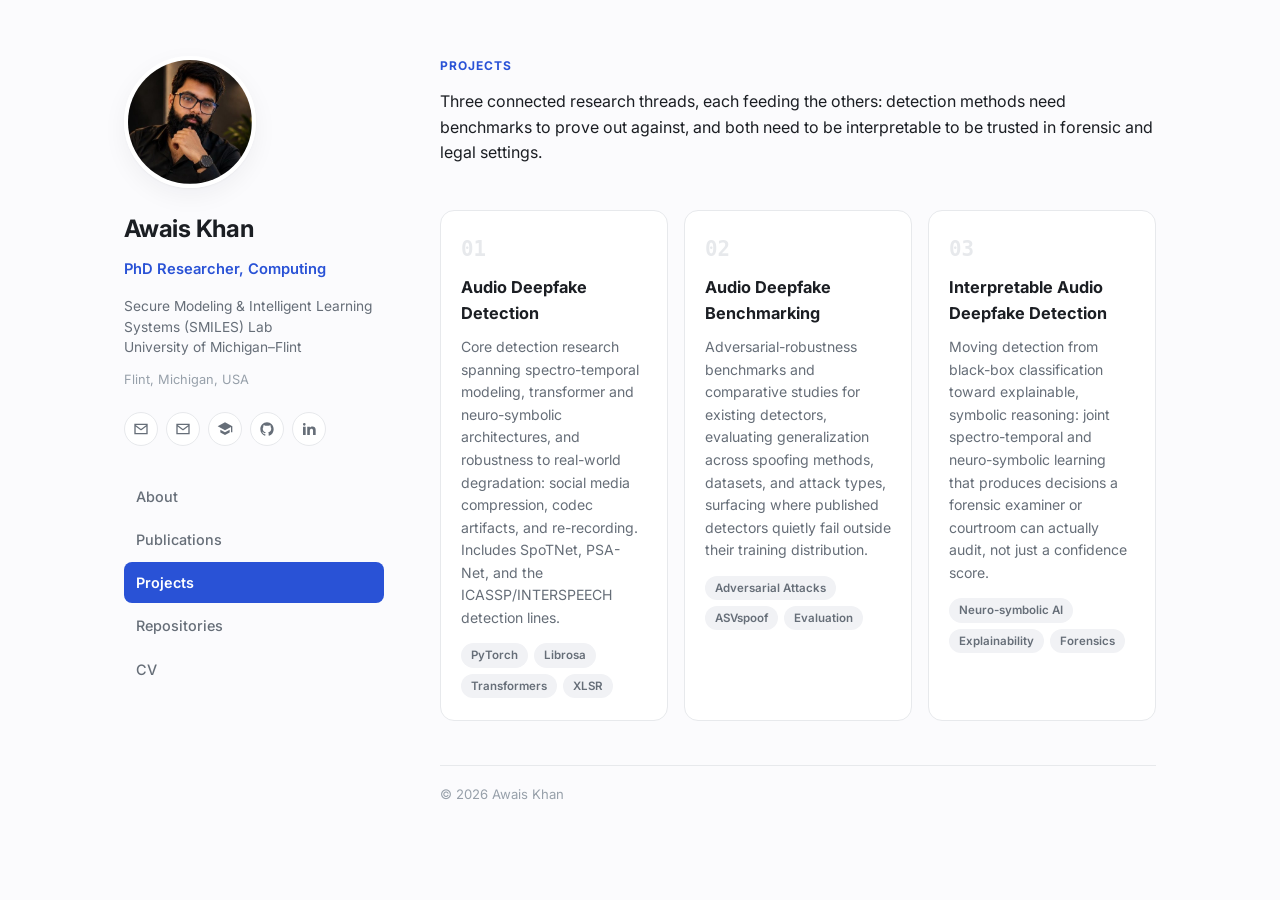
<file: projects.html>
<!DOCTYPE html>
<html lang="en">
<head>
<meta charset="UTF-8">
<meta name="viewport" content="width=device-width, initial-scale=1.0">
<title>Awais Khan · Projects</title>
<link rel="preconnect" href="https://fonts.googleapis.com">
<link rel="preconnect" href="https://fonts.gstatic.com" crossorigin>
<link rel="stylesheet" href="https://fonts.googleapis.com/css2?family=Inter:wght@400;500;600;700&display=swap">
<link rel="stylesheet" href="assets/css/style.css">
<link rel="icon" href="data:,">
</head>
<body>
<div class="shell">

  <aside class="sidebar">
    <img class="avatar" src="assets/img/profile.jpg" alt="Portrait of Awais Khan">
    <h1>Awais Khan</h1>
    <div class="role">PhD Researcher, Computing</div>
    <div class="affil">
      Secure Modeling &amp; Intelligent Learning<br>
      Systems (SMILES) Lab<br>
      University of Michigan–Flint
    </div>
    <div class="loc">Flint, Michigan, USA</div>
    <div class="social">
      <a href="mailto:mawais@umich.edu" title="Email (UMich)" aria-label="Email UMich"><svg viewBox="0 0 24 24"><path d="M2 4h20v16H2V4zm2 2v.01L12 12l8-5.99V6H4zm16 2.24l-7.4 5.55a1 1 0 0 1-1.2 0L4 8.24V18h16V8.24z"/></svg></a>
      <a href="mailto:mawaiskhan7@gmail.com" title="Email (Gmail)" aria-label="Email Gmail"><svg viewBox="0 0 24 24"><path d="M2 4h20v16H2V4zm2 2v.01L12 12l8-5.99V6H4zm16 2.24l-7.4 5.55a1 1 0 0 1-1.2 0L4 8.24V18h16V8.24z"/></svg></a>
      <a href="https://scholar.google.com/citations?user=2UncrfYAAAAJ&hl=en" title="Google Scholar" target="_blank" rel="noopener"><svg viewBox="0 0 24 24"><path d="M12 2 1 8l11 6 9-4.91V17h2V8L12 2zM5 13.18v4.06L12 21l7-3.76v-4.06L12 17l-7-3.82z"/></svg></a>
      <a href="https://github.com/AwaisKhan5647" title="GitHub" target="_blank" rel="noopener"><svg viewBox="0 0 24 24"><path d="M12 2C6.48 2 2 6.58 2 12.25c0 4.53 2.87 8.37 6.84 9.73.5.1.68-.22.68-.5 0-.24-.01-.87-.01-1.71-2.78.62-3.37-1.37-3.37-1.37-.46-1.19-1.11-1.51-1.11-1.51-.91-.64.07-.63.07-.63 1 .07 1.53 1.05 1.53 1.05.89 1.56 2.34 1.11 2.91.85.09-.66.35-1.11.63-1.37-2.22-.26-4.56-1.14-4.56-5.07 0-1.12.39-2.03 1.03-2.75-.1-.26-.45-1.31.1-2.73 0 0 .84-.28 2.75 1.05a9.36 9.36 0 0 1 5 0c1.91-1.33 2.75-1.05 2.75-1.05.55 1.42.2 2.47.1 2.73.64.72 1.03 1.63 1.03 2.75 0 3.94-2.34 4.81-4.57 5.06.36.32.68.94.68 1.9 0 1.37-.01 2.47-.01 2.81 0 .28.18.6.69.5A10.26 10.26 0 0 0 22 12.25C22 6.58 17.52 2 12 2z"/></svg></a>
      <a href="https://www.linkedin.com/in/awais-khan-01620a14a/?skipRedirect=true" title="LinkedIn" target="_blank" rel="noopener"><svg viewBox="0 0 24 24"><path d="M6.94 5a2 2 0 1 1-4-.02 2 2 0 0 1 4 .02zM7 8.48H3V21h4V8.48zm6.32 0H9.34V21h3.94v-6.57c0-3.66 4.77-3.96 4.77 0V21H22v-7.93c0-6.17-7.06-5.94-8.68-2.91V8.48z"/></svg></a>
    </div>
    <nav class="tabs">
      <a href="index.html">About</a>
      <a href="publications.html">Publications</a>
      <a href="projects.html" class="active">Projects</a>
      <a href="repositories.html">Repositories</a>
      <a href="cv.html">CV</a>
    </nav>
  </aside>

  <main>
    <section>
      <span class="eyebrow">Projects</span>
      <p class="lede">Three connected research threads, each feeding the others: detection methods need benchmarks to prove out against, and both need to be interpretable to be trusted in forensic and legal settings.</p>
    </section>

    <section>
      <div class="projects-grid">

        <div class="project-card">
          <span class="num">01</span>
          <h3>Audio Deepfake Detection</h3>
          <p>Core detection research spanning spectro-temporal modeling, transformer and neuro-symbolic architectures, and robustness to real-world degradation: social media compression, codec artifacts, and re-recording. Includes SpoTNet, PSA-Net, and the ICASSP/INTERSPEECH detection lines.</p>
          <div class="stack">
            <span class="tag">PyTorch</span>
            <span class="tag">Librosa</span>
            <span class="tag">Transformers</span>
            <span class="tag">XLSR</span>
          </div>
        </div>

        <div class="project-card">
          <span class="num">02</span>
          <h3>Audio Deepfake Benchmarking</h3>
          <p>Adversarial-robustness benchmarks and comparative studies for existing detectors, evaluating generalization across spoofing methods, datasets, and attack types, surfacing where published detectors quietly fail outside their training distribution.</p>
          <div class="stack">
            <span class="tag">Adversarial Attacks</span>
            <span class="tag">ASVspoof</span>
            <span class="tag">Evaluation</span>
          </div>
        </div>

        <div class="project-card">
          <span class="num">03</span>
          <h3>Interpretable Audio Deepfake Detection</h3>
          <p>Moving detection from black-box classification toward explainable, symbolic reasoning: joint spectro-temporal and neuro-symbolic learning that produces decisions a forensic examiner or courtroom can actually audit, not just a confidence score.</p>
          <div class="stack">
            <span class="tag">Neuro-symbolic AI</span>
            <span class="tag">Explainability</span>
            <span class="tag">Forensics</span>
          </div>
        </div>

      </div>
    </section>

    <footer>© <span id="year"></span> Awais Khan</footer>
  </main>
</div>
<script>document.getElementById('year').textContent = new Date().getFullYear();</script>
</body>
</html>
</file>
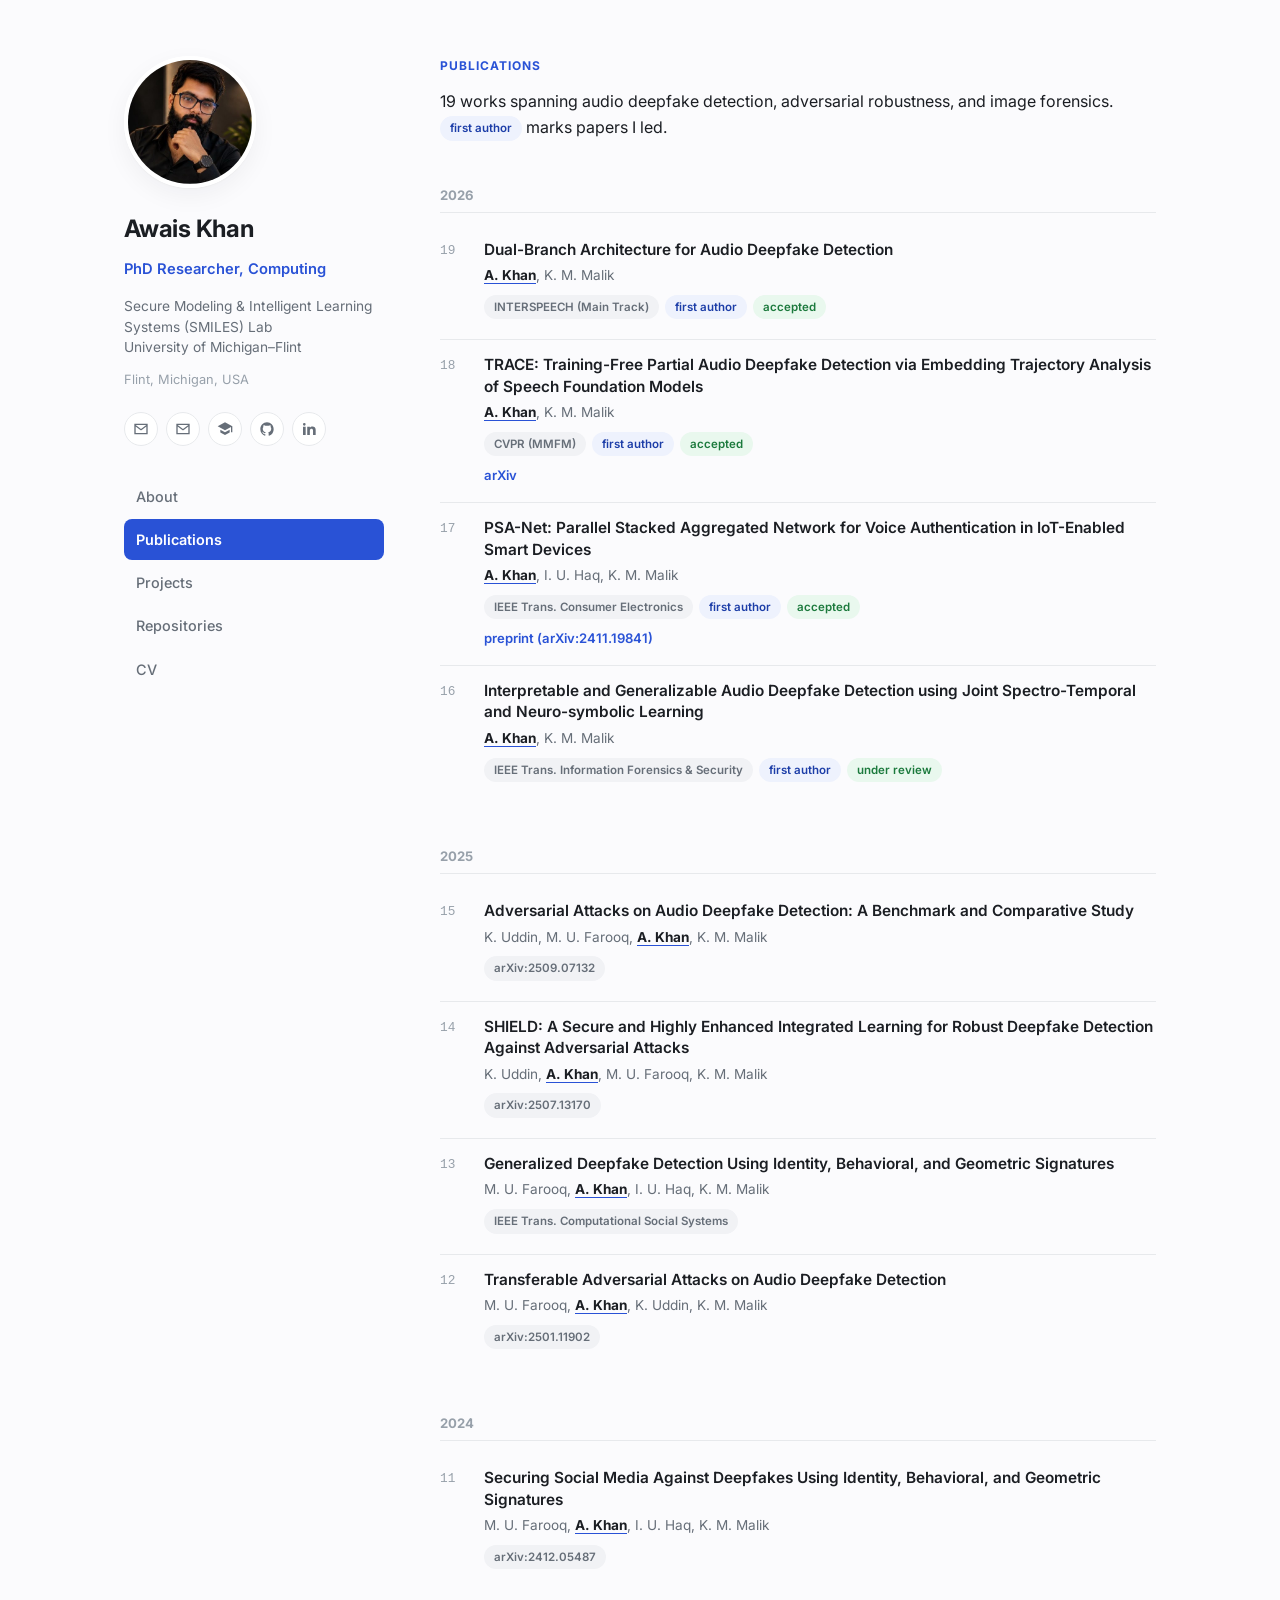
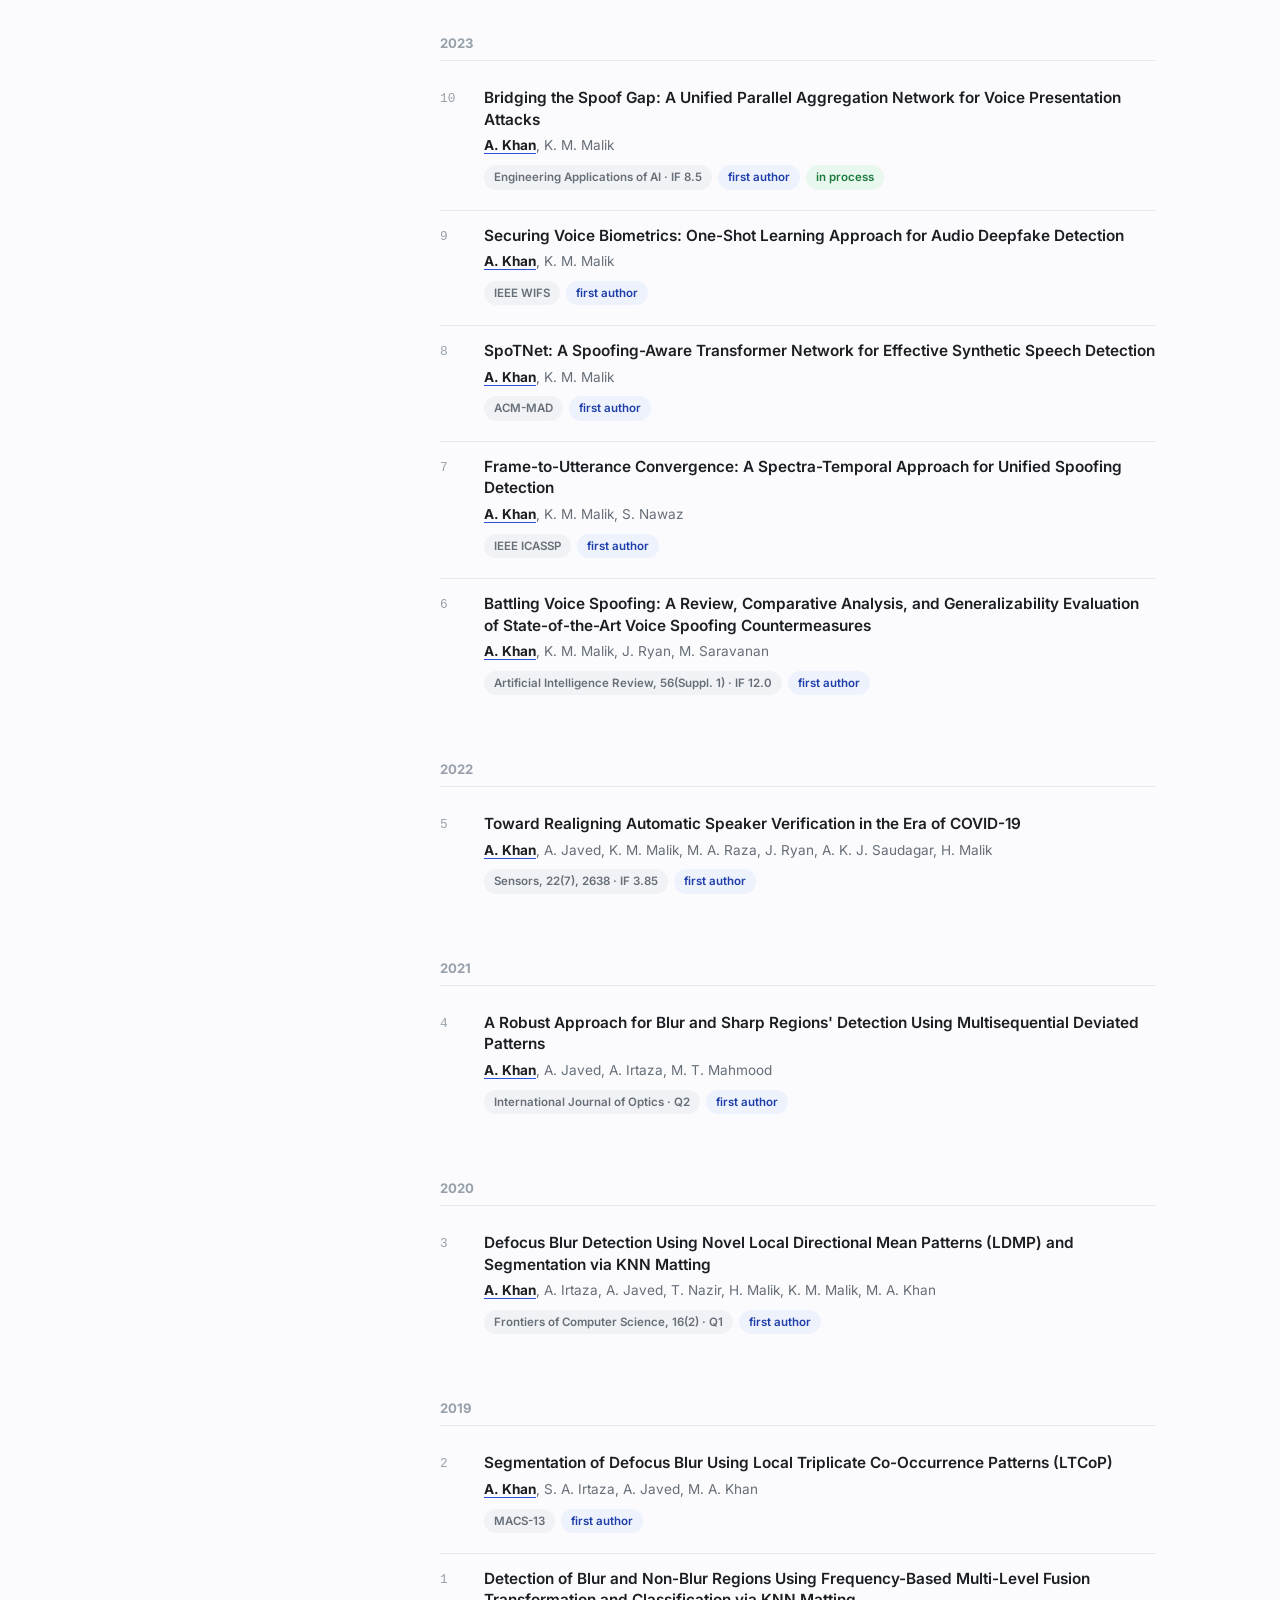
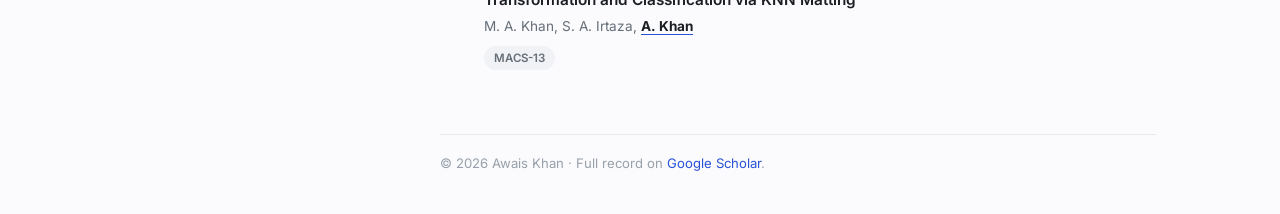
<file: publications.html>
<!DOCTYPE html>
<html lang="en">
<head>
<meta charset="UTF-8">
<meta name="viewport" content="width=device-width, initial-scale=1.0">
<title>Awais Khan · Publications</title>
<link rel="preconnect" href="https://fonts.googleapis.com">
<link rel="preconnect" href="https://fonts.gstatic.com" crossorigin>
<link rel="stylesheet" href="https://fonts.googleapis.com/css2?family=Inter:wght@400;500;600;700&display=swap">
<link rel="stylesheet" href="assets/css/style.css">
<link rel="icon" href="data:,">
</head>
<body>
<div class="shell">

  <aside class="sidebar">
    <img class="avatar" src="assets/img/profile.jpg" alt="Portrait of Awais Khan">
    <h1>Awais Khan</h1>
    <div class="role">PhD Researcher, Computing</div>
    <div class="affil">
      Secure Modeling &amp; Intelligent Learning<br>
      Systems (SMILES) Lab<br>
      University of Michigan–Flint
    </div>
    <div class="loc">Flint, Michigan, USA</div>
    <div class="social">
      <a href="mailto:mawais@umich.edu" title="Email (UMich)" aria-label="Email UMich"><svg viewBox="0 0 24 24"><path d="M2 4h20v16H2V4zm2 2v.01L12 12l8-5.99V6H4zm16 2.24l-7.4 5.55a1 1 0 0 1-1.2 0L4 8.24V18h16V8.24z"/></svg></a>
      <a href="mailto:mawaiskhan7@gmail.com" title="Email (Gmail)" aria-label="Email Gmail"><svg viewBox="0 0 24 24"><path d="M2 4h20v16H2V4zm2 2v.01L12 12l8-5.99V6H4zm16 2.24l-7.4 5.55a1 1 0 0 1-1.2 0L4 8.24V18h16V8.24z"/></svg></a>
      <a href="https://scholar.google.com/citations?user=2UncrfYAAAAJ&hl=en" title="Google Scholar" target="_blank" rel="noopener"><svg viewBox="0 0 24 24"><path d="M12 2 1 8l11 6 9-4.91V17h2V8L12 2zM5 13.18v4.06L12 21l7-3.76v-4.06L12 17l-7-3.82z"/></svg></a>
      <a href="https://github.com/AwaisKhan5647" title="GitHub" target="_blank" rel="noopener"><svg viewBox="0 0 24 24"><path d="M12 2C6.48 2 2 6.58 2 12.25c0 4.53 2.87 8.37 6.84 9.73.5.1.68-.22.68-.5 0-.24-.01-.87-.01-1.71-2.78.62-3.37-1.37-3.37-1.37-.46-1.19-1.11-1.51-1.11-1.51-.91-.64.07-.63.07-.63 1 .07 1.53 1.05 1.53 1.05.89 1.56 2.34 1.11 2.91.85.09-.66.35-1.11.63-1.37-2.22-.26-4.56-1.14-4.56-5.07 0-1.12.39-2.03 1.03-2.75-.1-.26-.45-1.31.1-2.73 0 0 .84-.28 2.75 1.05a9.36 9.36 0 0 1 5 0c1.91-1.33 2.75-1.05 2.75-1.05.55 1.42.2 2.47.1 2.73.64.72 1.03 1.63 1.03 2.75 0 3.94-2.34 4.81-4.57 5.06.36.32.68.94.68 1.9 0 1.37-.01 2.47-.01 2.81 0 .28.18.6.69.5A10.26 10.26 0 0 0 22 12.25C22 6.58 17.52 2 12 2z"/></svg></a>
      <a href="https://www.linkedin.com/in/awais-khan-01620a14a/?skipRedirect=true" title="LinkedIn" target="_blank" rel="noopener"><svg viewBox="0 0 24 24"><path d="M6.94 5a2 2 0 1 1-4-.02 2 2 0 0 1 4 .02zM7 8.48H3V21h4V8.48zm6.32 0H9.34V21h3.94v-6.57c0-3.66 4.77-3.96 4.77 0V21H22v-7.93c0-6.17-7.06-5.94-8.68-2.91V8.48z"/></svg></a>
    </div>
    <nav class="tabs">
      <a href="index.html">About</a>
      <a href="publications.html" class="active">Publications</a>
      <a href="projects.html">Projects</a>
      <a href="repositories.html">Repositories</a>
      <a href="cv.html">CV</a>
    </nav>
  </aside>

  <main>
    <section>
      <span class="eyebrow">Publications</span>
      <p class="lede">19 works spanning audio deepfake detection, adversarial robustness, and image forensics. <span class="tag first-author" style="vertical-align:middle;">first author</span> marks papers I led.</p>
    </section>

    <section>
      <div class="pub-year">2026</div>

      <div class="pub">
        <div class="idx">19</div>
        <div>
          <div class="title">Dual-Branch Architecture for Audio Deepfake Detection</div>
          <div class="authors"><span class="me">A. Khan</span>, K. M. Malik</div>
          <div class="meta">
            <span class="tag venue">INTERSPEECH (Main Track)</span>
            <span class="tag first-author">first author</span>
            <span class="tag status">accepted</span>
          </div>
        </div>
      </div>

      <div class="pub">
        <div class="idx">18</div>
        <div>
          <div class="title">TRACE: Training-Free Partial Audio Deepfake Detection via Embedding Trajectory Analysis of Speech Foundation Models</div>
          <div class="authors"><span class="me">A. Khan</span>, K. M. Malik</div>
          <div class="meta">
            <span class="tag venue">CVPR (MMFM)</span>
            <span class="tag first-author">first author</span>
            <span class="tag status">accepted</span>
          </div>
          <div class="links"><a href="https://arxiv.org/abs/2604.01083" target="_blank" rel="noopener">arXiv</a></div>
        </div>
      </div>

      <div class="pub">
        <div class="idx">17</div>
        <div>
          <div class="title">PSA-Net: Parallel Stacked Aggregated Network for Voice Authentication in IoT-Enabled Smart Devices</div>
          <div class="authors"><span class="me">A. Khan</span>, I. U. Haq, K. M. Malik</div>
          <div class="meta">
            <span class="tag venue">IEEE Trans. Consumer Electronics</span>
            <span class="tag first-author">first author</span>
            <span class="tag status">accepted</span>
          </div>
          <div class="links"><a href="https://arxiv.org/abs/2411.19841" target="_blank" rel="noopener">preprint (arXiv:2411.19841)</a></div>
        </div>
      </div>

      <div class="pub">
        <div class="idx">16</div>
        <div>
          <div class="title">Interpretable and Generalizable Audio Deepfake Detection using Joint Spectro-Temporal and Neuro-symbolic Learning</div>
          <div class="authors"><span class="me">A. Khan</span>, K. M. Malik</div>
          <div class="meta">
            <span class="tag venue">IEEE Trans. Information Forensics &amp; Security</span>
            <span class="tag first-author">first author</span>
            <span class="tag status">under review</span>
          </div>
        </div>
      </div>
    </section>

    <section>
      <div class="pub-year">2025</div>

      <div class="pub">
        <div class="idx">15</div>
        <div>
          <div class="title">Adversarial Attacks on Audio Deepfake Detection: A Benchmark and Comparative Study</div>
          <div class="authors">K. Uddin, M. U. Farooq, <span class="me">A. Khan</span>, K. M. Malik</div>
          <div class="meta"><span class="tag venue">arXiv:2509.07132</span></div>
        </div>
      </div>

      <div class="pub">
        <div class="idx">14</div>
        <div>
          <div class="title">SHIELD: A Secure and Highly Enhanced Integrated Learning for Robust Deepfake Detection Against Adversarial Attacks</div>
          <div class="authors">K. Uddin, <span class="me">A. Khan</span>, M. U. Farooq, K. M. Malik</div>
          <div class="meta"><span class="tag venue">arXiv:2507.13170</span></div>
        </div>
      </div>

      <div class="pub">
        <div class="idx">13</div>
        <div>
          <div class="title">Generalized Deepfake Detection Using Identity, Behavioral, and Geometric Signatures</div>
          <div class="authors">M. U. Farooq, <span class="me">A. Khan</span>, I. U. Haq, K. M. Malik</div>
          <div class="meta"><span class="tag venue">IEEE Trans. Computational Social Systems</span></div>
        </div>
      </div>

      <div class="pub">
        <div class="idx">12</div>
        <div>
          <div class="title">Transferable Adversarial Attacks on Audio Deepfake Detection</div>
          <div class="authors">M. U. Farooq, <span class="me">A. Khan</span>, K. Uddin, K. M. Malik</div>
          <div class="meta"><span class="tag venue">arXiv:2501.11902</span></div>
        </div>
      </div>
    </section>

    <section>
      <div class="pub-year">2024</div>
      <div class="pub">
        <div class="idx">11</div>
        <div>
          <div class="title">Securing Social Media Against Deepfakes Using Identity, Behavioral, and Geometric Signatures</div>
          <div class="authors">M. U. Farooq, <span class="me">A. Khan</span>, I. U. Haq, K. M. Malik</div>
          <div class="meta"><span class="tag venue">arXiv:2412.05487</span></div>
        </div>
      </div>
    </section>

    <section>
      <div class="pub-year">2023</div>

      <div class="pub">
        <div class="idx">10</div>
        <div>
          <div class="title">Bridging the Spoof Gap: A Unified Parallel Aggregation Network for Voice Presentation Attacks</div>
          <div class="authors"><span class="me">A. Khan</span>, K. M. Malik</div>
          <div class="meta">
            <span class="tag venue">Engineering Applications of AI · IF 8.5</span>
            <span class="tag first-author">first author</span>
            <span class="tag status">in process</span>
          </div>
        </div>
      </div>

      <div class="pub">
        <div class="idx">9</div>
        <div>
          <div class="title">Securing Voice Biometrics: One-Shot Learning Approach for Audio Deepfake Detection</div>
          <div class="authors"><span class="me">A. Khan</span>, K. M. Malik</div>
          <div class="meta">
            <span class="tag venue">IEEE WIFS</span>
            <span class="tag first-author">first author</span>
          </div>
        </div>
      </div>

      <div class="pub">
        <div class="idx">8</div>
        <div>
          <div class="title">SpoTNet: A Spoofing-Aware Transformer Network for Effective Synthetic Speech Detection</div>
          <div class="authors"><span class="me">A. Khan</span>, K. M. Malik</div>
          <div class="meta">
            <span class="tag venue">ACM-MAD</span>
            <span class="tag first-author">first author</span>
          </div>
        </div>
      </div>

      <div class="pub">
        <div class="idx">7</div>
        <div>
          <div class="title">Frame-to-Utterance Convergence: A Spectra-Temporal Approach for Unified Spoofing Detection</div>
          <div class="authors"><span class="me">A. Khan</span>, K. M. Malik, S. Nawaz</div>
          <div class="meta">
            <span class="tag venue">IEEE ICASSP</span>
            <span class="tag first-author">first author</span>
          </div>
        </div>
      </div>

      <div class="pub">
        <div class="idx">6</div>
        <div>
          <div class="title">Battling Voice Spoofing: A Review, Comparative Analysis, and Generalizability Evaluation of State-of-the-Art Voice Spoofing Countermeasures</div>
          <div class="authors"><span class="me">A. Khan</span>, K. M. Malik, J. Ryan, M. Saravanan</div>
          <div class="meta">
            <span class="tag venue">Artificial Intelligence Review, 56(Suppl. 1) · IF 12.0</span>
            <span class="tag first-author">first author</span>
          </div>
        </div>
      </div>
    </section>

    <section>
      <div class="pub-year">2022</div>
      <div class="pub">
        <div class="idx">5</div>
        <div>
          <div class="title">Toward Realigning Automatic Speaker Verification in the Era of COVID-19</div>
          <div class="authors"><span class="me">A. Khan</span>, A. Javed, K. M. Malik, M. A. Raza, J. Ryan, A. K. J. Saudagar, H. Malik</div>
          <div class="meta">
            <span class="tag venue">Sensors, 22(7), 2638 · IF 3.85</span>
            <span class="tag first-author">first author</span>
          </div>
        </div>
      </div>
    </section>

    <section>
      <div class="pub-year">2021</div>
      <div class="pub">
        <div class="idx">4</div>
        <div>
          <div class="title">A Robust Approach for Blur and Sharp Regions' Detection Using Multisequential Deviated Patterns</div>
          <div class="authors"><span class="me">A. Khan</span>, A. Javed, A. Irtaza, M. T. Mahmood</div>
          <div class="meta">
            <span class="tag venue">International Journal of Optics · Q2</span>
            <span class="tag first-author">first author</span>
          </div>
        </div>
      </div>
    </section>

    <section>
      <div class="pub-year">2020</div>
      <div class="pub">
        <div class="idx">3</div>
        <div>
          <div class="title">Defocus Blur Detection Using Novel Local Directional Mean Patterns (LDMP) and Segmentation via KNN Matting</div>
          <div class="authors"><span class="me">A. Khan</span>, A. Irtaza, A. Javed, T. Nazir, H. Malik, K. M. Malik, M. A. Khan</div>
          <div class="meta">
            <span class="tag venue">Frontiers of Computer Science, 16(2) · Q1</span>
            <span class="tag first-author">first author</span>
          </div>
        </div>
      </div>
    </section>

    <section>
      <div class="pub-year">2019</div>
      <div class="pub">
        <div class="idx">2</div>
        <div>
          <div class="title">Segmentation of Defocus Blur Using Local Triplicate Co-Occurrence Patterns (LTCoP)</div>
          <div class="authors"><span class="me">A. Khan</span>, S. A. Irtaza, A. Javed, M. A. Khan</div>
          <div class="meta">
            <span class="tag venue">MACS-13</span>
            <span class="tag first-author">first author</span>
          </div>
        </div>
      </div>

      <div class="pub">
        <div class="idx">1</div>
        <div>
          <div class="title">Detection of Blur and Non-Blur Regions Using Frequency-Based Multi-Level Fusion Transformation and Classification via KNN Matting</div>
          <div class="authors">M. A. Khan, S. A. Irtaza, <span class="me">A. Khan</span></div>
          <div class="meta"><span class="tag venue">MACS-13</span></div>
        </div>
      </div>
    </section>

    <footer>© <span id="year"></span> Awais Khan · Full record on <a href="https://scholar.google.com/citations?user=2UncrfYAAAAJ&hl=en" target="_blank" rel="noopener">Google Scholar</a>.</footer>
  </main>
</div>
<script>document.getElementById('year').textContent = new Date().getFullYear();</script>
</body>
</html>
</file>
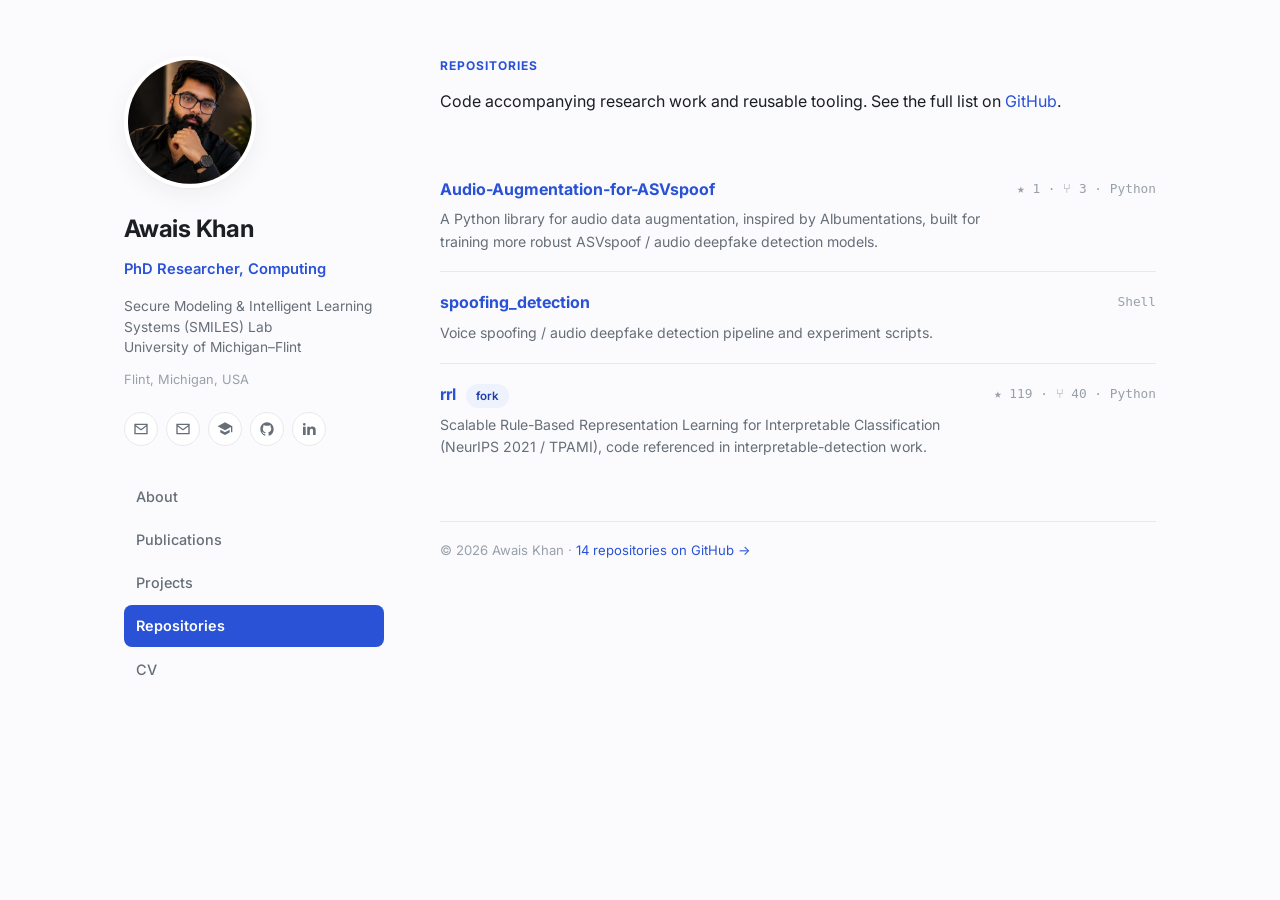
<file: repositories.html>
<!DOCTYPE html>
<html lang="en">
<head>
<meta charset="UTF-8">
<meta name="viewport" content="width=device-width, initial-scale=1.0">
<title>Awais Khan · Repositories</title>
<link rel="preconnect" href="https://fonts.googleapis.com">
<link rel="preconnect" href="https://fonts.gstatic.com" crossorigin>
<link rel="stylesheet" href="https://fonts.googleapis.com/css2?family=Inter:wght@400;500;600;700&display=swap">
<link rel="stylesheet" href="assets/css/style.css">
<link rel="icon" href="data:,">
</head>
<body>
<div class="shell">

  <aside class="sidebar">
    <img class="avatar" src="assets/img/profile.jpg" alt="Portrait of Awais Khan">
    <h1>Awais Khan</h1>
    <div class="role">PhD Researcher, Computing</div>
    <div class="affil">
      Secure Modeling &amp; Intelligent Learning<br>
      Systems (SMILES) Lab<br>
      University of Michigan–Flint
    </div>
    <div class="loc">Flint, Michigan, USA</div>
    <div class="social">
      <a href="mailto:mawais@umich.edu" title="Email (UMich)" aria-label="Email UMich"><svg viewBox="0 0 24 24"><path d="M2 4h20v16H2V4zm2 2v.01L12 12l8-5.99V6H4zm16 2.24l-7.4 5.55a1 1 0 0 1-1.2 0L4 8.24V18h16V8.24z"/></svg></a>
      <a href="mailto:mawaiskhan7@gmail.com" title="Email (Gmail)" aria-label="Email Gmail"><svg viewBox="0 0 24 24"><path d="M2 4h20v16H2V4zm2 2v.01L12 12l8-5.99V6H4zm16 2.24l-7.4 5.55a1 1 0 0 1-1.2 0L4 8.24V18h16V8.24z"/></svg></a>
      <a href="https://scholar.google.com/citations?user=2UncrfYAAAAJ&hl=en" title="Google Scholar" target="_blank" rel="noopener"><svg viewBox="0 0 24 24"><path d="M12 2 1 8l11 6 9-4.91V17h2V8L12 2zM5 13.18v4.06L12 21l7-3.76v-4.06L12 17l-7-3.82z"/></svg></a>
      <a href="https://github.com/AwaisKhan5647" title="GitHub" target="_blank" rel="noopener"><svg viewBox="0 0 24 24"><path d="M12 2C6.48 2 2 6.58 2 12.25c0 4.53 2.87 8.37 6.84 9.73.5.1.68-.22.68-.5 0-.24-.01-.87-.01-1.71-2.78.62-3.37-1.37-3.37-1.37-.46-1.19-1.11-1.51-1.11-1.51-.91-.64.07-.63.07-.63 1 .07 1.53 1.05 1.53 1.05.89 1.56 2.34 1.11 2.91.85.09-.66.35-1.11.63-1.37-2.22-.26-4.56-1.14-4.56-5.07 0-1.12.39-2.03 1.03-2.75-.1-.26-.45-1.31.1-2.73 0 0 .84-.28 2.75 1.05a9.36 9.36 0 0 1 5 0c1.91-1.33 2.75-1.05 2.75-1.05.55 1.42.2 2.47.1 2.73.64.72 1.03 1.63 1.03 2.75 0 3.94-2.34 4.81-4.57 5.06.36.32.68.94.68 1.9 0 1.37-.01 2.47-.01 2.81 0 .28.18.6.69.5A10.26 10.26 0 0 0 22 12.25C22 6.58 17.52 2 12 2z"/></svg></a>
      <a href="https://www.linkedin.com/in/awais-khan-01620a14a/?skipRedirect=true" title="LinkedIn" target="_blank" rel="noopener"><svg viewBox="0 0 24 24"><path d="M6.94 5a2 2 0 1 1-4-.02 2 2 0 0 1 4 .02zM7 8.48H3V21h4V8.48zm6.32 0H9.34V21h3.94v-6.57c0-3.66 4.77-3.96 4.77 0V21H22v-7.93c0-6.17-7.06-5.94-8.68-2.91V8.48z"/></svg></a>
    </div>
    <nav class="tabs">
      <a href="index.html">About</a>
      <a href="publications.html">Publications</a>
      <a href="projects.html">Projects</a>
      <a href="repositories.html" class="active">Repositories</a>
      <a href="cv.html">CV</a>
    </nav>
  </aside>

  <main>
    <section>
      <span class="eyebrow">Repositories</span>
      <p class="lede">Code accompanying research work and reusable tooling. See the full list on <a href="https://github.com/AwaisKhan5647" target="_blank" rel="noopener">GitHub</a>.</p>
    </section>

    <section>
      <div class="repo">
        <div>
          <h3><a href="https://github.com/AwaisKhan5647/Audio-Augmentation-for-ASVspoof" target="_blank" rel="noopener">Audio-Augmentation-for-ASVspoof</a></h3>
          <p>A Python library for audio data augmentation, inspired by Albumentations, built for training more robust ASVspoof / audio deepfake detection models.</p>
        </div>
        <div class="stats">★ 1 · ⑂ 3 · Python</div>
      </div>

      <div class="repo">
        <div>
          <h3><a href="https://github.com/AwaisKhan5647/spoofing_detection" target="_blank" rel="noopener">spoofing_detection</a></h3>
          <p>Voice spoofing / audio deepfake detection pipeline and experiment scripts.</p>
        </div>
        <div class="stats">Shell</div>
      </div>

      <div class="repo">
        <div>
          <h3><a href="https://github.com/12wang3/rrl" target="_blank" rel="noopener">rrl</a> <span class="tag" style="margin-left:6px;">fork</span></h3>
          <p>Scalable Rule-Based Representation Learning for Interpretable Classification (NeurIPS 2021 / TPAMI), code referenced in interpretable-detection work.</p>
        </div>
        <div class="stats">★ 119 · ⑂ 40 · Python</div>
      </div>
    </section>

    <footer>© <span id="year"></span> Awais Khan · <a href="https://github.com/AwaisKhan5647" target="_blank" rel="noopener">14 repositories on GitHub →</a></footer>
  </main>
</div>
<script>document.getElementById('year').textContent = new Date().getFullYear();</script>
</body>
</html>
</file>
<file: assets/css/style.css>
/* ---------- tokens ---------- */
:root{
  --bg:            #fbfbfd;
  --card-bg:       #ffffff;
  --ink:           #1b1e23;
  --ink-soft:      #666e78;
  --ink-faint:     #97a0aa;
  --divider:       #e7e9ec;
  --accent:        #2952d6;
  --accent-soft:   #eef2fd;
  --accent-ink:    #1d3ea8;
  --shadow: 0 1px 2px rgba(20,24,32,.04), 0 8px 24px rgba(20,24,32,.05);
  --radius: 14px;
}

* { box-sizing: border-box; }

html { scroll-behavior: smooth; }

body{
  margin: 0;
  background: var(--bg);
  color: var(--ink);
  font-family: "Inter", -apple-system, BlinkMacSystemFont, "Segoe UI", Roboto, Helvetica, Arial, sans-serif;
  font-size: 16px;
  line-height: 1.6;
  -webkit-font-smoothing: antialiased;
}

a { color: var(--accent); text-decoration: none; }
a:hover { color: var(--accent-ink); text-decoration: underline; }

.mono { font-family: "SFMono-Regular", Consolas, Menlo, monospace; font-size: .85em; }

/* ---------- layout shell ---------- */
.shell{
  max-width: 1080px;
  margin: 0 auto;
  padding: 56px 24px 40px;
  display: grid;
  grid-template-columns: 260px 1fr;
  gap: 56px;
  align-items: start;
}

/* ---------- sidebar ---------- */
.sidebar{
  position: sticky;
  top: 40px;
  display: flex;
  flex-direction: column;
  align-items: flex-start;
  gap: 4px;
}

.avatar{
  width: 132px;
  height: 132px;
  border-radius: 50%;
  object-fit: cover;
  border: 4px solid var(--card-bg);
  box-shadow: var(--shadow);
  margin-bottom: 18px;
}

.sidebar h1{
  font-size: 1.5rem;
  font-weight: 700;
  margin: 0 0 6px;
  letter-spacing: -.01em;
}

.role{
  font-size: .92rem;
  font-weight: 600;
  color: var(--accent);
  margin-bottom: 10px;
}

.affil{
  font-size: .86rem;
  color: var(--ink-soft);
  line-height: 1.5;
  margin-bottom: 8px;
}

.loc{
  font-size: .8rem;
  color: var(--ink-faint);
  margin-bottom: 18px;
}

.waveform{
  width: 100%;
  height: 18px;
  color: var(--accent);
  opacity: .45;
  margin-bottom: 18px;
}

/* ---------- social icons ---------- */
.social{
  display: flex;
  flex-wrap: wrap;
  gap: 8px;
  margin-bottom: 26px;
}

.social a{
  width: 34px;
  height: 34px;
  display: inline-flex;
  align-items: center;
  justify-content: center;
  border-radius: 50%;
  background: var(--card-bg);
  border: 1px solid var(--divider);
  color: var(--ink-soft);
  transition: all .15s ease;
}

.social a svg{
  width: 16px;
  height: 16px;
  fill: currentColor;
}

.social a:hover{
  background: var(--accent);
  border-color: var(--accent);
  color: #fff;
  text-decoration: none;
  transform: translateY(-1px);
}

/* ---------- nav tabs ---------- */
.tabs{
  display: flex;
  flex-direction: column;
  width: 100%;
  gap: 2px;
}

.tabs a{
  padding: 9px 12px;
  border-radius: 8px;
  font-size: .9rem;
  font-weight: 500;
  color: var(--ink-soft);
}

.tabs a:hover{
  background: var(--accent-soft);
  color: var(--accent-ink);
  text-decoration: none;
}

.tabs a.active{
  background: var(--accent);
  color: #fff;
  font-weight: 600;
}

/* ---------- main content ---------- */
main{ min-width: 0; }

main section{ margin-bottom: 44px; }

.eyebrow{
  display: block;
  font-size: .75rem;
  font-weight: 700;
  letter-spacing: .08em;
  text-transform: uppercase;
  color: var(--accent);
  margin-bottom: 14px;
}

.lede{
  font-size: 1rem;
  color: var(--ink);
  margin: 0 0 14px;
}

.lede strong{
  color: var(--accent-ink);
  font-weight: 700;
}

.lede.intro{
  font-size: 1.18rem;
  font-weight: 500;
  line-height: 1.5;
  color: var(--ink);
  margin-bottom: 18px;
}

.bio-text{
  text-align: justify;
  text-justify: inter-word;
  text-indent: 1.6em;
  -webkit-hyphens: auto;
  hyphens: auto;
}

.focus-tags{
  display: flex;
  flex-wrap: wrap;
  gap: 8px;
  margin-top: 18px;
}

.focus-tags .tag{
  background: var(--card-bg);
  border: 1px solid var(--divider);
  color: var(--ink-soft);
  font-weight: 600;
  padding: 6px 14px;
}

/* ---------- venue grid (About page) ---------- */
.venue-grid{
  display: grid;
  grid-template-columns: 1fr 1fr;
  gap: 14px;
}

.venue-card{
  background: var(--card-bg);
  border: 1px solid var(--divider);
  border-radius: var(--radius);
  padding: 18px 20px;
  transition: box-shadow .15s ease, transform .15s ease;
}

.venue-card:hover{
  box-shadow: var(--shadow);
  transform: translateY(-2px);
}

.venue-meta{
  display: flex;
  align-items: baseline;
  flex-wrap: wrap;
  gap: 7px;
  margin-bottom: 4px;
}

.venue-year{
  font-size: .68rem;
  font-weight: 700;
  color: var(--ink-faint);
  flex-shrink: 0;
}

.venue-name{
  font-size: .78rem;
  font-weight: 700;
  color: var(--accent);
  line-height: 1.35;
}

.venue-role{
  font-size: .72rem;
  color: var(--ink-faint);
  font-weight: 500;
}

.venue-title{
  font-size: .92rem;
  font-weight: 500;
  margin-top: 6px;
  line-height: 1.45;
}

/* ---------- updates timeline ---------- */
.updates{
  list-style: none;
  margin: 0;
  padding: 0;
  border-left: 2px solid var(--divider);
}

.updates li{
  position: relative;
  padding: 2px 0 20px 24px;
  font-size: .92rem;
}

.updates li::before{
  content: "";
  position: absolute;
  left: -6px;
  top: 6px;
  width: 10px;
  height: 10px;
  border-radius: 50%;
  background: var(--accent);
  border: 2px solid var(--bg);
}

.updates time{
  display: block;
  font-weight: 700;
  font-size: .78rem;
  color: var(--ink-faint);
  margin-bottom: 3px;
}

/* ---------- footer ---------- */
footer{
  border-top: 1px solid var(--divider);
  margin-top: 32px;
  padding-top: 18px;
  font-size: .82rem;
  color: var(--ink-faint);
}

/* ---------- publications ---------- */
.pub-year{
  font-size: .82rem;
  font-weight: 700;
  color: var(--ink-faint);
  margin: 30px 0 12px;
  padding-bottom: 6px;
  border-bottom: 1px solid var(--divider);
}

.pub-year:first-child{ margin-top: 0; }

.pub{
  display: grid;
  grid-template-columns: 30px 1fr;
  gap: 14px;
  padding: 14px 0;
  border-bottom: 1px solid var(--divider);
}

.pub:last-child{ border-bottom: none; }

.idx{
  font-family: "SFMono-Regular", Consolas, Menlo, monospace;
  font-size: .8rem;
  color: var(--ink-faint);
  padding-top: 2px;
}

.pub .title{
  font-size: .96rem;
  font-weight: 600;
  line-height: 1.4;
  margin-bottom: 5px;
}

.authors{
  font-size: .85rem;
  color: var(--ink-soft);
  margin-bottom: 8px;
}

.me{
  font-weight: 700;
  color: var(--ink);
  border-bottom: 1.5px solid var(--accent);
}

.meta{
  display: flex;
  flex-wrap: wrap;
  gap: 6px;
  margin-bottom: 6px;
}

.tag{
  display: inline-block;
  font-size: .72rem;
  font-weight: 600;
  padding: 3px 10px;
  border-radius: 999px;
  background: var(--accent-soft);
  color: var(--accent-ink);
}

.tag.venue{ background: #f1f2f5; color: var(--ink-soft); }
.tag.first-author{ background: var(--accent-soft); color: var(--accent-ink); }
.tag.status{ background: #e9f8ee; color: #1c7a3d; }

.links a{
  font-size: .82rem;
  font-weight: 600;
}

/* ---------- projects ---------- */
.projects-grid{
  display: grid;
  grid-template-columns: repeat(3, 1fr);
  gap: 16px;
}

.project-card{
  position: relative;
  background: var(--card-bg);
  border: 1px solid var(--divider);
  border-radius: var(--radius);
  padding: 22px 20px;
  overflow: hidden;
  transition: box-shadow .15s ease, transform .15s ease;
}

.project-card:hover{
  box-shadow: var(--shadow);
  transform: translateY(-2px);
}

.project-card .num{
  display: block;
  font-family: "SFMono-Regular", Consolas, Menlo, monospace;
  font-size: 1.3rem;
  font-weight: 700;
  color: var(--divider);
  margin-bottom: 8px;
}

.project-card h3{
  font-size: 1.02rem;
  margin: 0 0 10px;
}

.project-card p{
  font-size: .88rem;
  color: var(--ink-soft);
  margin: 0 0 14px;
}

.stack{
  display: flex;
  flex-wrap: wrap;
  gap: 6px;
}

.stack .tag{ background: #f1f2f5; color: var(--ink-soft); }

/* ---------- repositories ---------- */
.repo{
  display: flex;
  justify-content: space-between;
  align-items: flex-start;
  gap: 20px;
  padding: 18px 0;
  border-bottom: 1px solid var(--divider);
}

.repo:last-child{ border-bottom: none; }

.repo h3{ font-size: 1rem; margin: 0 0 6px; }

.repo p{ font-size: .88rem; color: var(--ink-soft); margin: 0; max-width: 60ch; }

.repo .stats{
  font-family: "SFMono-Regular", Consolas, Menlo, monospace;
  font-size: .8rem;
  color: var(--ink-faint);
  white-space: nowrap;
  padding-top: 2px;
}

/* ---------- CV ---------- */
.cv-actions{ margin-top: -4px; margin-bottom: 4px; }

.btn{
  display: inline-block;
  background: var(--accent);
  color: #fff;
  font-size: .88rem;
  font-weight: 600;
  padding: 9px 18px;
  border-radius: 999px;
  transition: background .15s ease;
}

.btn:hover{
  background: var(--accent-ink);
  color: #fff;
  text-decoration: none;
}

.cv-block{ margin-bottom: 38px; }

.cv-block h2{
  font-size: 1.05rem;
  font-weight: 700;
  margin: 0 0 16px;
  padding-bottom: 8px;
  border-bottom: 1px solid var(--divider);
}

.cv-entry{
  display: grid;
  grid-template-columns: 130px 1fr;
  gap: 18px;
  margin-bottom: 18px;
}

.cv-entry .when{
  font-size: .78rem;
  font-weight: 600;
  color: var(--ink-faint);
  padding-top: 2px;
}

.cv-entry h4{ font-size: .96rem; margin: 0 0 3px; }

.cv-entry .sub{
  font-size: .84rem;
  color: var(--ink-soft);
  font-style: italic;
  margin-bottom: 6px;
}

.cv-entry ul{
  margin: 6px 0 0;
  padding-left: 18px;
  font-size: .88rem;
  color: var(--ink-soft);
}

.cv-entry ul li{ margin-bottom: 4px; }

.skill-cats{
  display: grid;
  grid-template-columns: 1fr 1fr;
  gap: 18px;
}

.skill-cats .cat-name{
  display: block;
  font-size: .78rem;
  font-weight: 700;
  color: var(--accent);
  text-transform: uppercase;
  letter-spacing: .04em;
  margin-bottom: 4px;
}

.skill-cats p{
  font-size: .88rem;
  color: var(--ink-soft);
  margin: 0;
}

/* ---------- CV publications list ---------- */
.pub-list{
  list-style: decimal;
  margin: 0;
  padding-left: 22px;
}

.pub-list li{
  padding: 11px 0;
  border-bottom: 1px solid var(--divider);
  font-size: .88rem;
  line-height: 1.55;
}

.pub-list li:last-child{ border-bottom: none; }

.pub-list .ptitle{
  display: block;
  font-weight: 600;
  color: var(--ink);
  margin-bottom: 3px;
}

.pub-list .pauthors{ color: var(--ink-soft); }

.pub-list .pvenue{
  color: var(--ink-faint);
  font-style: italic;
  margin-right: 8px;
}

.pub-list .tag{ margin-top: 4px; }

/* ---------- awards (About page) ---------- */
.awards-list{
  list-style: none;
  margin: 0;
  padding: 0;
  display: grid;
  gap: 8px;
}

.awards-list li{
  display: flex;
  justify-content: space-between;
  align-items: baseline;
  gap: 16px;
  padding: 11px 16px;
  background: var(--card-bg);
  border: 1px solid var(--divider);
  border-radius: 10px;
  font-size: .88rem;
}

.award-name{ font-weight: 600; color: var(--ink); }
.award-org{ color: var(--ink-faint); font-size: .8rem; text-align: right; }

/* ---------- responsive ---------- */
@media (max-width: 860px){
  .awards-list li{ flex-direction: column; gap: 2px; }
  .award-org{ text-align: left; }

  .shell{
    grid-template-columns: 1fr;
    padding: 32px 20px;
    gap: 32px;
  }
  .sidebar{
    position: static;
    align-items: center;
    text-align: center;
  }
  .social{ justify-content: center; }
  .tabs{
    flex-direction: row;
    flex-wrap: wrap;
    justify-content: center;
  }
  .venue-grid, .projects-grid, .skill-cats{ grid-template-columns: 1fr; }
  .cv-entry{ grid-template-columns: 1fr; gap: 4px; }
  .repo{ flex-direction: column; }
}


/* ---------- print (CV PDF export) ---------- */
@media print{
  body{ background: #fff; font-size: 12.5px; }
  .shell{
    display: block;
    max-width: none;
    padding: 0 8px;
  }
  .sidebar{ display: none; }
  .avatar, .waveform, .social, .tabs{ display: none; }
  .cv-actions{ display: none; }
  a{ color: var(--ink); text-decoration: none; }
  .venue-card, .project-card{ box-shadow: none; break-inside: avoid; }
  .cv-block{ break-inside: avoid; margin-bottom: 22px; }
  .cv-entry{ break-inside: avoid; }
  footer{ display: none; }
}
</file>
